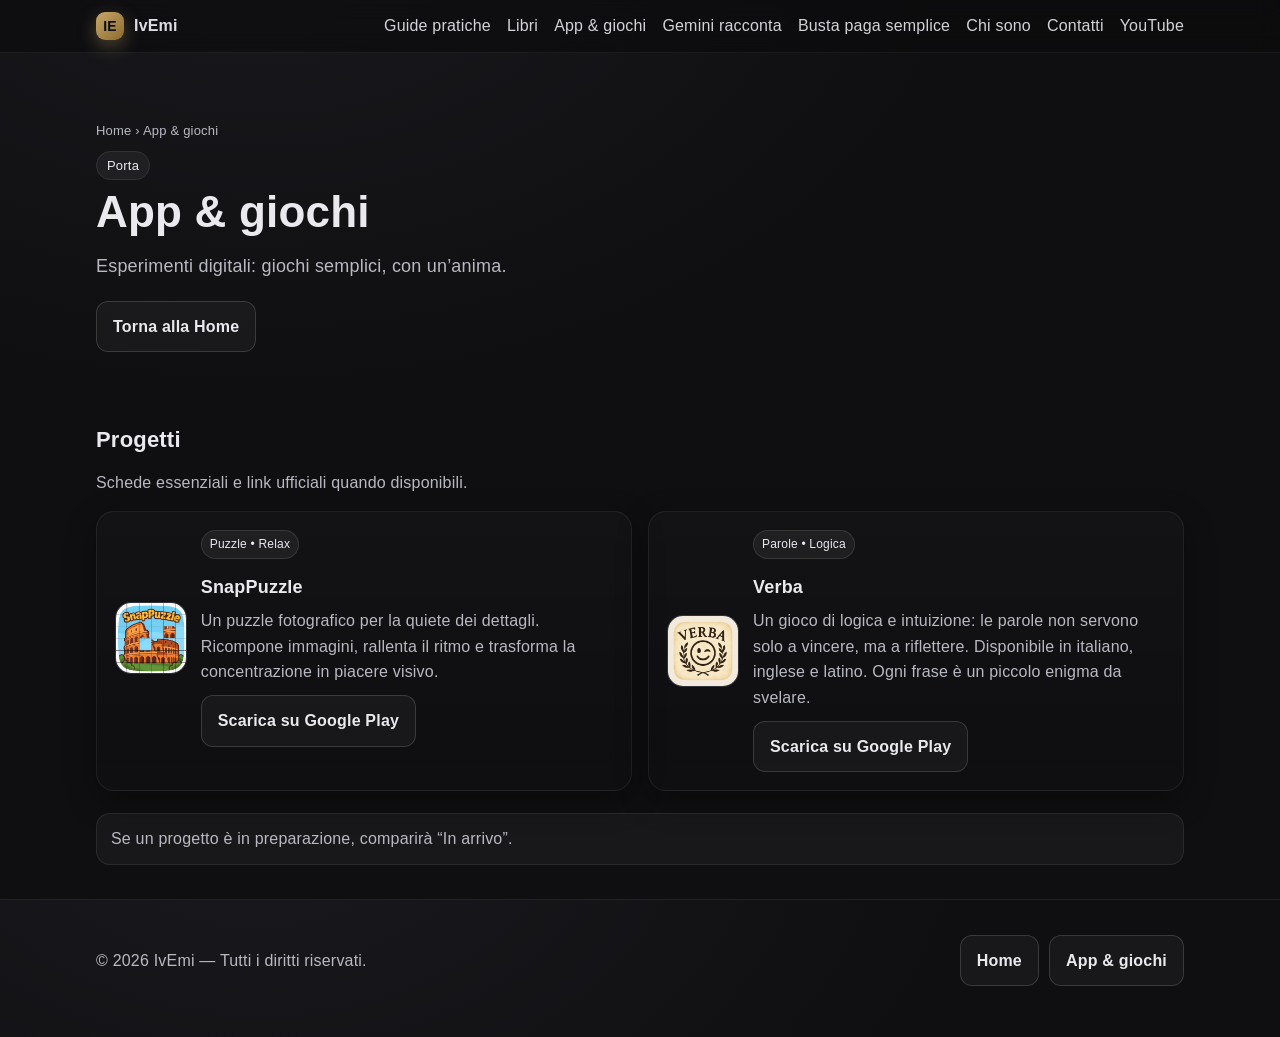
<file: app/index.html>
<!doctype html>
<html lang="it">
<head>
  <meta charset="utf-8" />
  <meta name="viewport" content="width=device-width, initial-scale=1" />
  <title>App & giochi — IvEmi</title>
  <meta name="description" content="App e giochi di IvEmi: esperimenti digitali e progetti pubblicati. Schede pulite e link ufficiali." />
  <meta name="robots" content="index,follow" />
  <link rel="canonical" href="https://ivemi.it/app/" />

  <meta property="og:type" content="website" />
  <meta property="og:title" content="App & giochi — IvEmi" />
  <meta property="og:description" content="Esperimenti digitali: giochi e app. Schede pulite e link ufficiali." />
  <meta property="og:url" content="https://ivemi.it/app/" />
  <meta property="og:image" content="/images/og-cover.jpg" />

  <link rel="stylesheet" href="/assets/site.css" />

  <!-- Cloudflare Web Analytics -->
  <script defer
    src="https://static.cloudflareinsights.com/beacon.min.js"
    data-cf-beacon='{"token":"9a0f47da96934f1984496ec485fa2b48"}'>
  </script>
  <!-- End Cloudflare Web Analytics -->
</head>

<body>
<header>
  <div class="nav">
    <div class="brand">
      <div class="brand-badge">IE</div>
      <a href="/">IvEmi</a>
    </div>
    <nav>
      <button class="menu-btn" aria-label="Apri menu" onclick="document.getElementById('navLinks').classList.toggle('open')">☰ Menu</button>
      <ul id="navLinks">
        <li><a href="/assistenza/">Guide pratiche</a></li>
        <li><a href="/libri/">Libri</a></li>
        <li><a href="/app/">App & giochi</a></li>
        <li><a href="/gemini-racconta/">Gemini racconta</a></li>
        <li><a href="/busta-paga-semplice/">Busta paga semplice</a></li>
        <li><a href="/#about">Chi sono</a></li>
        <li><a href="/#contact">Contatti</a></li>
        <li><a href="https://youtube.com/@emibaresi?si=-dRrx2M6Ek-qvJw4" target="_blank" rel="noopener" referrerpolicy="strict-origin-when-cross-origin">YouTube</a></li>
      </ul>
    </nav>
  </div>
</header>

<main class="container">
  <section class="hero">
    <div class="breadcrumb"><a href="/">Home</a> › App & giochi</div>
    <span class="tag">Porta</span>
    <h1>App & giochi</h1>
    <p class="section-sub">Esperimenti digitali: giochi semplici, con un’anima.</p>
    <div class="cta-row">
      <a class="btn" href="/">Torna alla Home</a>
    </div>
  </section>

  <section aria-labelledby="apps-title">
    <h2 id="apps-title" class="section-title">Progetti</h2>
    <p class="section-sub">Schede essenziali e link ufficiali quando disponibili.</p>
    <div id="apps-grid" class="grid" aria-live="polite"></div>
  </section>

  <div class="note" style="margin-top:14px">
    <p style="margin:0">
      Se un progetto è in preparazione, comparirà “In arrivo”.
    </p>
  </div>
</main>

<footer>
  <div class="container">
    <div style="display:flex;align-items:center;gap:10px;justify-content:space-between;flex-wrap:wrap">
      <p>© <span id="year"></span> IvEmi — Tutti i diritti riservati.</p>
      <div class="cta-row" style="margin:0">
        <a class="btn" href="/">Home</a>
        <a class="btn" href="/app/">App & giochi</a>
      </div>
    </div>
  </div>
</footer>

<script>
  document.getElementById('year').textContent = new Date().getFullYear();
  if (location.hostname === 'www.ivemi.it') {
    location.replace('https://ivemi.it' + location.pathname + location.search + location.hash);
  }
</script>

<script>
(async () => {
  const grid = document.getElementById('apps-grid');

  function normalizeList(json) {
    if (Array.isArray(json)) return json;
    if (json && Array.isArray(json.apps)) return json.apps;
    if (json && Array.isArray(json.items)) return json.items;
    return [];
  }

  function pickLink(a) {
    return (a.url || a.play || a.link || a.store || a.googlePlay || a.amazon || '').trim?.() || '';
  }

  function linkLabel(url) {
    const u = (url || '').toLowerCase();
    if (u.includes('play.google.com')) return 'Scarica su Google Play';
    if (u.includes('amazon.')) return 'Apri su Amazon';
    if (u.includes('apps.apple.com')) return 'Apri su App Store';
    return 'Apri link';
  }

  function safe(s) { return (s ?? '').toString(); }

  async function tryFetch(path) {
    const res = await fetch(path, { cache: 'no-store' });
    if (!res.ok) throw new Error('Fetch failed: ' + path);
    return res.json();
  }

  try {
    let data;
    try {
      data = await tryFetch('/data/apps.json');
    } catch (_) {
      data = await tryFetch('../data/apps.json');
    }

    const apps = normalizeList(data);

    if (!apps.length) {
      grid.innerHTML = '<p class="section-sub">Nessuna app trovata in <code>/data/apps.json</code>.</p>';
      return;
    }

    grid.innerHTML = apps.map(a => {
      const title = safe(a.title);
      const desc  = safe(a.desc);
      const badge = safe(a.badge);

      const icon = a.icon && a.icon.trim()
        ? `<img src="${a.icon}" alt="Icona di ${title}" style="width:72px;height:72px;object-fit:cover;border-radius:16px;border:1px solid rgba(255,255,255,.08);background:#202028" />`
        : `<div class="placeholder" aria-hidden="true">Icona</div>`;

      const url = pickLink(a);
      const btn = url
        ? `<a class="btn" href="${url}" target="_blank" rel="noopener" referrerpolicy="strict-origin-when-cross-origin">${linkLabel(url)}</a>`
        : `<span class="badge" title="Link non disponibile">In arrivo</span>`;

      return `
        <article class="card">
          <div class="item">
            ${icon}
            <div>
              <span class="badge">${badge}</span>
              <h3>${title}</h3>
              <p>${desc}</p>
              <div class="links">${btn}</div>
            </div>
          </div>
        </article>`;
    }).join('');
  } catch (e) {
    grid.innerHTML = '<p class="section-sub">Impossibile caricare le app. Controlla che esista <code>/data/apps.json</code>.</p>';
  }
})();
</script>
</body>
</html>
</file>
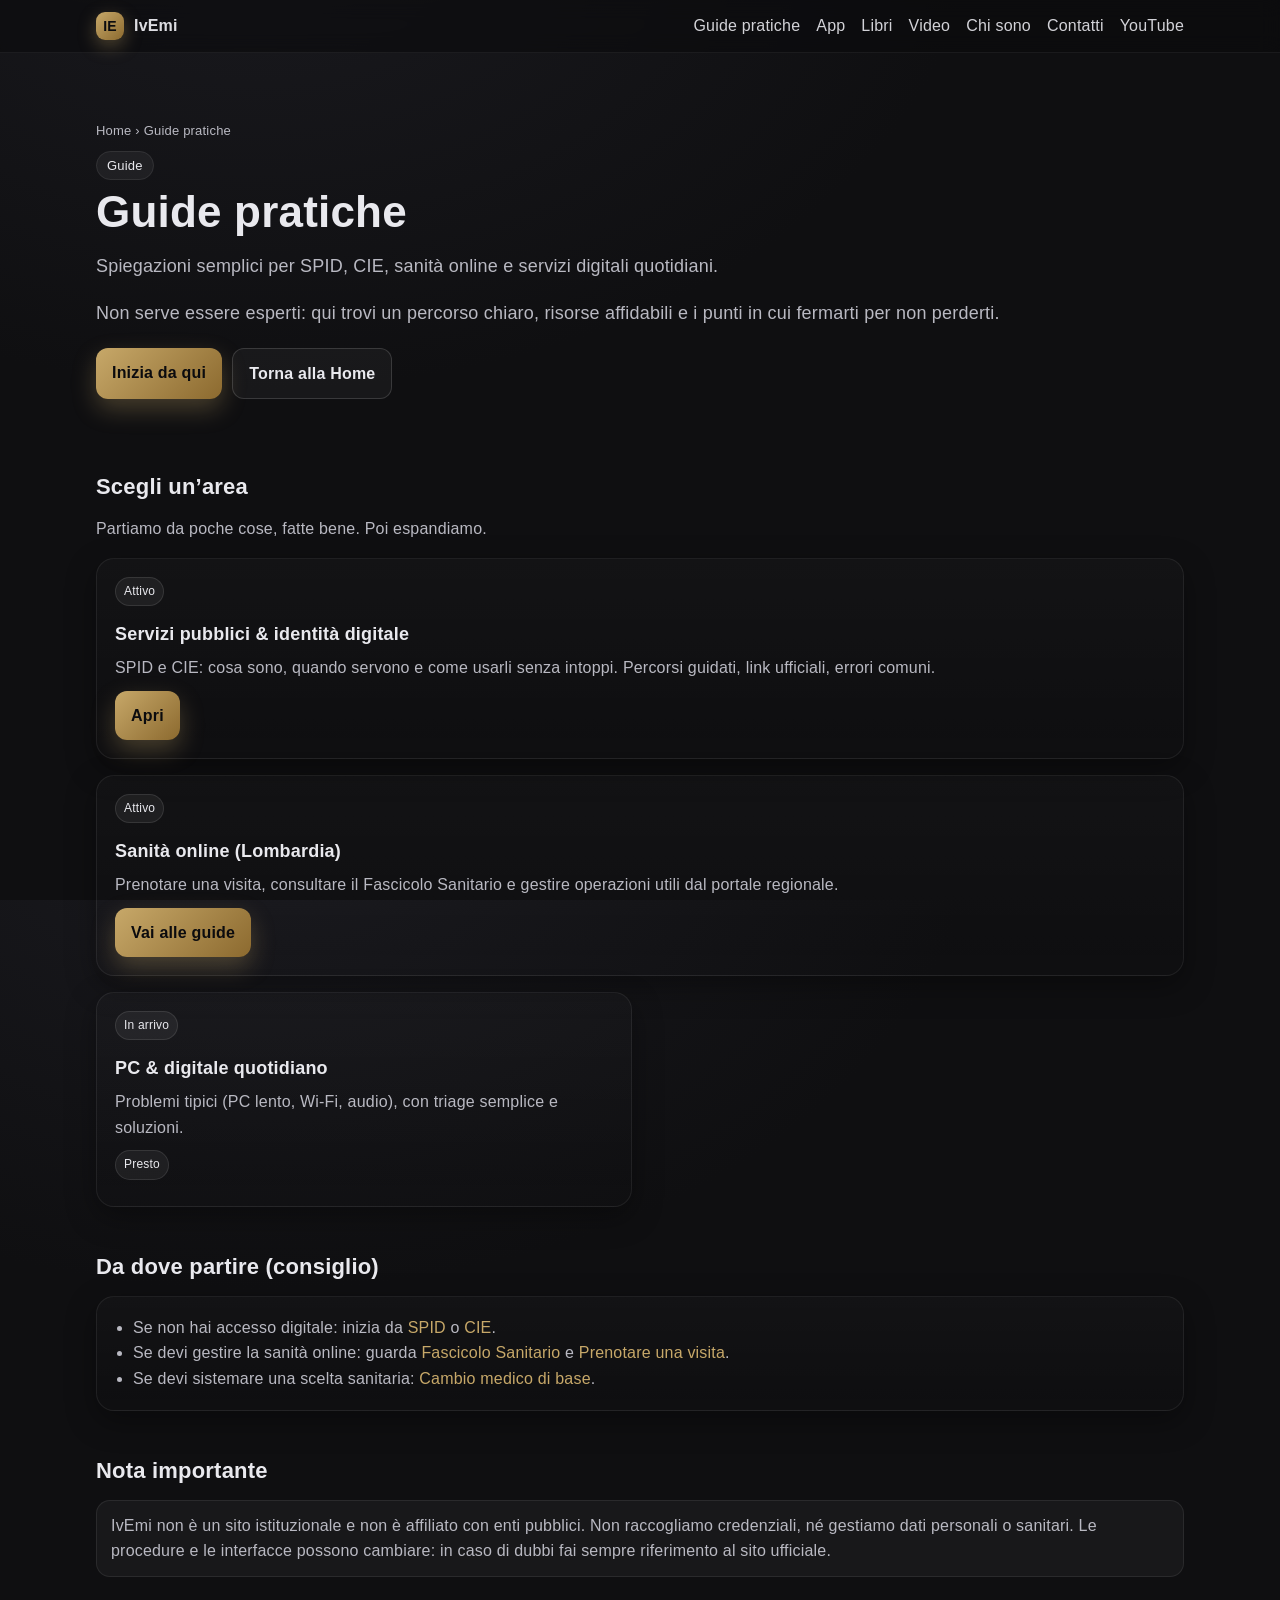
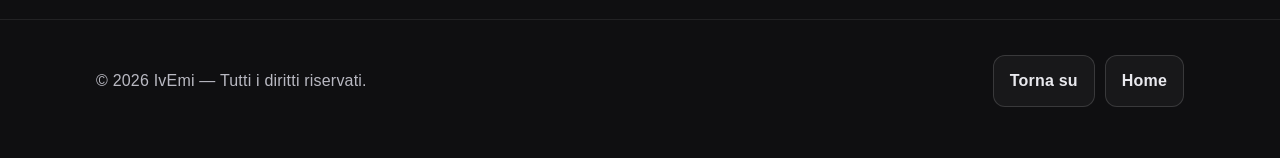
<file: assistenza/index.html>
<!doctype html>
<html lang="it">
<head>
  <meta charset="utf-8" />
  <meta name="viewport" content="width=device-width, initial-scale=1" />
  <title>Guide pratiche — IvEmi</title>
  <meta name="description" content="Guide pratiche: spiegazioni passo per passo per risolvere problemi reali online (SPID, CIE, sanità e servizi digitali quotidiani), con link ufficiali." />
  <meta name="robots" content="index,follow" />
  <link rel="canonical" href="https://ivemi.it/assistenza/" />

  <meta property="og:type" content="website" />
  <meta property="og:title" content="Guide pratiche — IvEmi" />
  <meta property="og:description" content="Spiegazioni semplici e chiare, passo per passo: SPID, CIE, sanità e servizi digitali, con link ufficiali." />
  <meta property="og:url" content="https://ivemi.it/assistenza/" />
  <meta property="og:image" content="/images/og-cover.jpg" />

  <link rel="stylesheet" href="/assets/site.css" />

  <!-- Cloudflare Web Analytics -->
  <script defer
    src="https://static.cloudflareinsights.com/beacon.min.js"
    data-cf-beacon='{"token":"9a0f47da96934f1984496ec485fa2b48"}'>
  </script>
  <!-- End Cloudflare Web Analytics -->
</head>

<body>
<header>
  <div class="nav">
    <div class="brand">
      <div class="brand-badge">IE</div>
      <a href="/">IvEmi</a>
    </div>
    <nav>
      <button class="menu-btn" aria-label="Apri menu" onclick="document.getElementById('navLinks').classList.toggle('open')">☰ Menu</button>
      <ul id="navLinks">
        <li><a href="/assistenza/">Guide pratiche</a></li>
        <li><a href="/#apps">App</a></li>
        <li><a href="/#books">Libri</a></li>
        <li><a href="/#videos">Video</a></li>
        <li><a href="/#about">Chi sono</a></li>
        <li><a href="/#contact">Contatti</a></li>
        <li><a href="https://youtube.com/@emibaresi?si=-dRrx2M6Ek-qvJw4" target="_blank" rel="noopener">YouTube</a></li>
      </ul>
    </nav>
  </div>
</header>

<main class="container">
  <section class="hero">
    <div class="breadcrumb"><a href="/">Home</a> › Guide pratiche</div>
    <span class="tag">Guide</span>
    <h1>Guide pratiche</h1>
    <p class="section-sub">Spiegazioni semplici per SPID, CIE, sanità online e servizi digitali quotidiani.</p>
    <p>Non serve essere esperti: qui trovi un percorso chiaro, risorse affidabili e i punti in cui fermarti per non perderti.</p>

    <div class="cta-row">
      <a class="btn primary" href="/assistenza/servizi-pubblici/">Inizia da qui</a>
      <a class="btn" href="/">Torna alla Home</a>
    </div>
  </section>

  <section aria-labelledby="aree-title">
    <h2 id="aree-title" class="section-title">Scegli un’area</h2>
    <p class="section-sub">Partiamo da poche cose, fatte bene. Poi espandiamo.</p>

    <div class="grid">
      <article class="card wide">
        <span class="badge">Attivo</span>
        <h3>Servizi pubblici & identità digitale</h3>
        <p>SPID e CIE: cosa sono, quando servono e come usarli senza intoppi. Percorsi guidati, link ufficiali, errori comuni.</p>
        <div class="links">
          <a class="btn primary" href="/assistenza/servizi-pubblici/">Apri</a>
        </div>
      </article>

      <article class="card wide">
        <span class="badge">Attivo</span>
        <h3>Sanità online (Lombardia)</h3>
        <p>Prenotare una visita, consultare il Fascicolo Sanitario e gestire operazioni utili dal portale regionale.</p>
        <div class="links">
          <a class="btn primary" href="/assistenza/servizi-pubblici/">Vai alle guide</a>
        </div>
      </article>

      <article class="card">
        <span class="badge">In arrivo</span>
        <h3>PC & digitale quotidiano</h3>
        <p>Problemi tipici (PC lento, Wi-Fi, audio), con triage semplice e soluzioni.</p>
        <div class="links">
          <span class="badge">Presto</span>
        </div>
      </article>
    </div>
  </section>

  <section aria-labelledby="start-title">
    <h2 id="start-title" class="section-title">Da dove partire (consiglio)</h2>
    <div class="card wide">
      <ul class="list">
        <li>Se non hai accesso digitale: inizia da <a href="/assistenza/servizi-pubblici/spid/">SPID</a> o <a href="/assistenza/servizi-pubblici/cie/">CIE</a>.</li>
        <li>Se devi gestire la sanità online: guarda <a href="/assistenza/servizi-pubblici/fascicolo-sanitario-elettronico/">Fascicolo Sanitario</a> e <a href="/assistenza/servizi-pubblici/prenotare-visita-lombardia/">Prenotare una visita</a>.</li>
        <li>Se devi sistemare una scelta sanitaria: <a href="/assistenza/servizi-pubblici/cambio-medico-di-base/">Cambio medico di base</a>.</li>
      </ul>
    </div>
  </section>

  <section aria-labelledby="note-title">
    <h2 id="note-title" class="section-title">Nota importante</h2>
    <div class="note">
      <p style="margin:0">
        IvEmi non è un sito istituzionale e non è affiliato con enti pubblici. Non raccogliamo credenziali, né gestiamo dati personali o sanitari.
        Le procedure e le interfacce possono cambiare: in caso di dubbi fai sempre riferimento al sito ufficiale.
      </p>
    </div>
  </section>
</main>

<footer>
  <div class="container">
    <div style="display:flex;align-items:center;gap:10px;justify-content:space-between;flex-wrap:wrap">
      <p>© <span id="year"></span> IvEmi — Tutti i diritti riservati.</p>
      <div class="cta-row" style="margin:0">
        <a class="btn" href="/assistenza/">Torna su</a>
        <a class="btn" href="/">Home</a>
      </div>
    </div>
  </div>
</footer>

<script>
  document.getElementById('year').textContent = new Date().getFullYear();
  if (location.hostname === 'www.ivemi.it') {
    location.replace('https://ivemi.it' + location.pathname + location.search + location.hash);
  }
</script>
</body>
      </html>
</file>
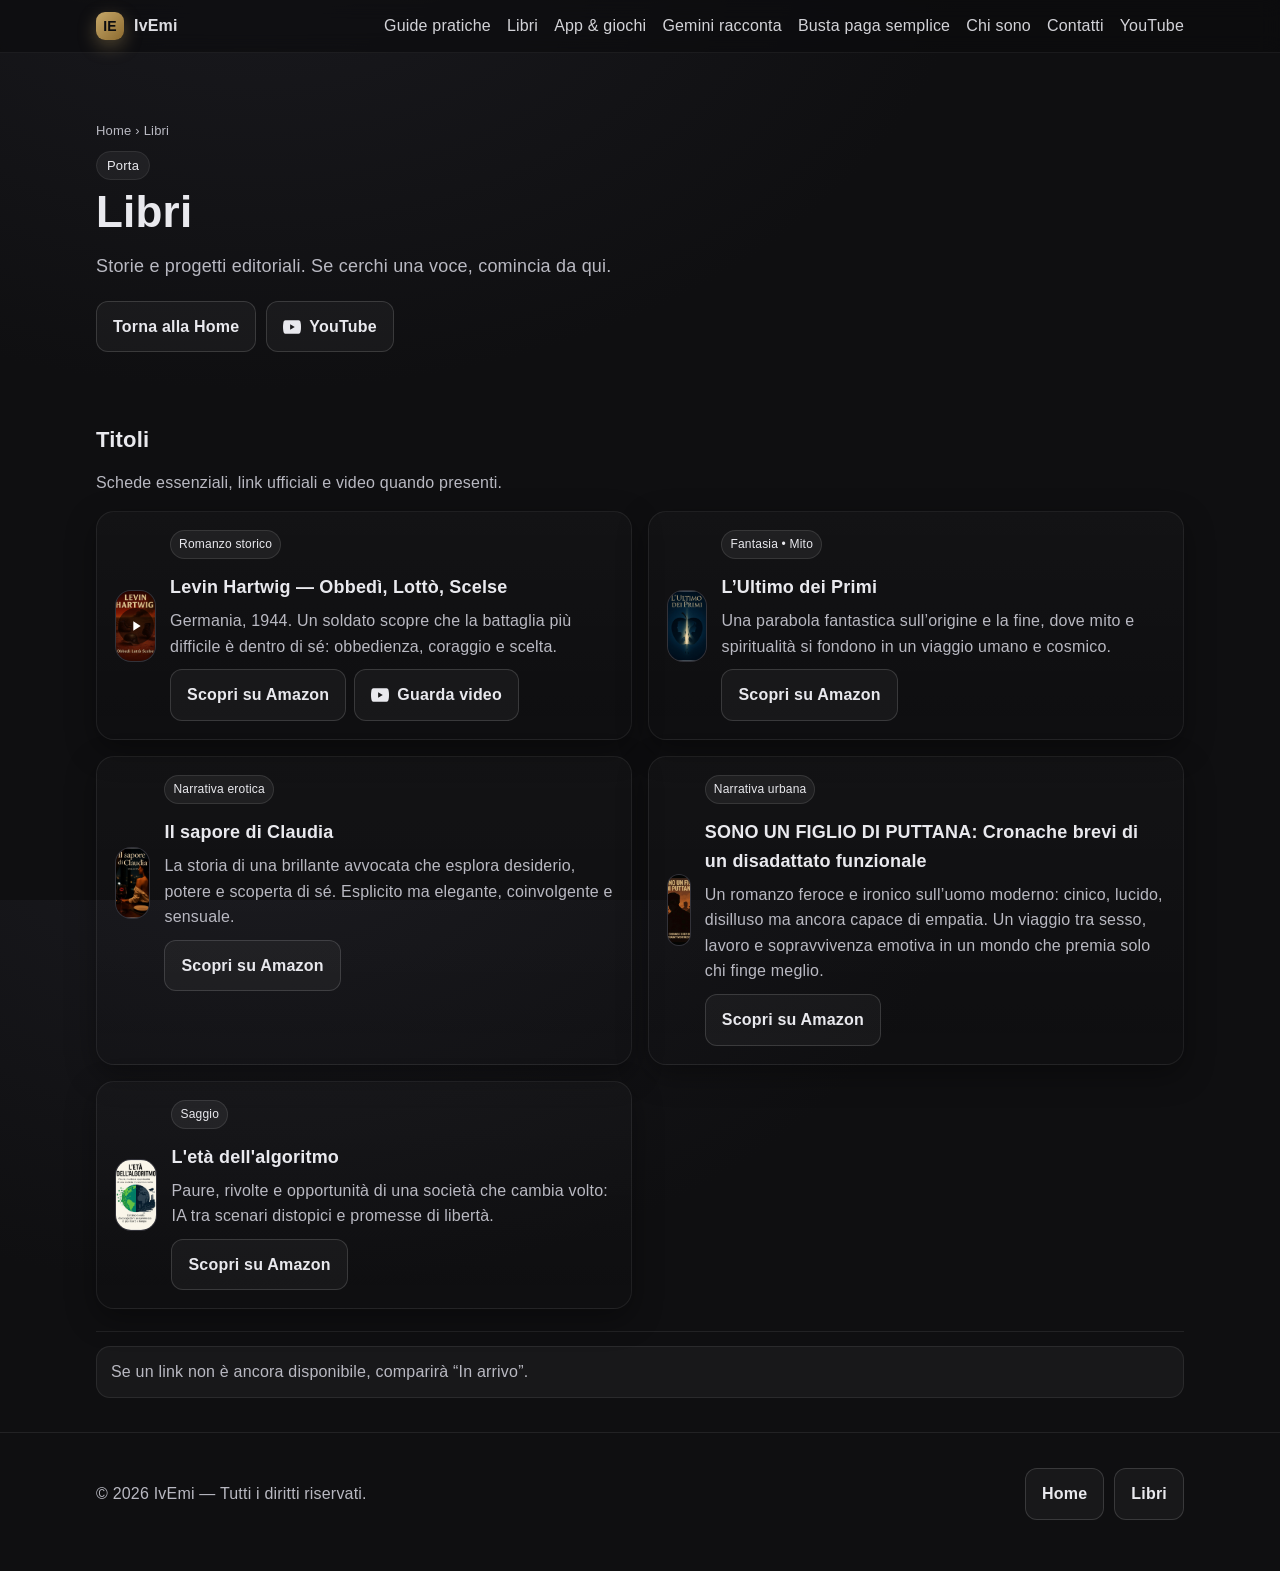
<file: libri/index.html>
<!doctype html>
<html lang="it">
<head>
  <meta charset="utf-8" />
  <meta name="viewport" content="width=device-width, initial-scale=1" />
  <title>Libri — IvEmi</title>
  <meta name="description" content="Libri di IvEmi: narrativa e progetti editoriali di Gemini. Schede pulite, link ufficiali e interviste video quando disponibili." />
  <meta name="robots" content="index,follow" />
  <link rel="canonical" href="https://ivemi.it/libri/" />

  <meta property="og:type" content="website" />
  <meta property="og:title" content="Libri — IvEmi" />
  <meta property="og:description" content="Narrativa e progetti editoriali di Gemini. Link ufficiali e interviste video quando disponibili." />
  <meta property="og:url" content="https://ivemi.it/libri/" />
  <meta property="og:image" content="/images/og-cover.jpg" />

  <link rel="stylesheet" href="/assets/site.css" />
<!-- Cloudflare Web Analytics -->
  <script defer
    src="https://static.cloudflareinsights.com/beacon.min.js"
    data-cf-beacon='{"token":"9a0f47da96934f1984496ec485fa2b48"}'>
  </script>
  <!-- End Cloudflare Web Analytics -->
  
</head>

<body>
<header>
  <div class="nav">
    <div class="brand">
      <div class="brand-badge">IE</div>
      <a href="/">IvEmi</a>
    </div>
    <nav>
      <button class="menu-btn" aria-label="Apri menu" onclick="document.getElementById('navLinks').classList.toggle('open')">☰ Menu</button>
      <ul id="navLinks">
        <li><a href="/assistenza/">Guide pratiche</a></li>
        <li><a href="/libri/">Libri</a></li>
        <li><a href="/app/">App & giochi</a></li>
        <li><a href="/gemini-racconta/">Gemini racconta</a></li>
        <li><a href="/busta-paga-semplice/">Busta paga semplice</a></li>
        <li><a href="/#about">Chi sono</a></li>
        <li><a href="/#contact">Contatti</a></li>
        <li><a href="https://youtube.com/@emibaresi?si=-dRrx2M6Ek-qvJw4" target="_blank" rel="noopener" referrerpolicy="strict-origin-when-cross-origin">YouTube</a></li>
      </ul>
    </nav>
  </div>
</header>

<main class="container">
  <section class="hero">
    <div class="breadcrumb">
      <a href="/">Home</a> › Libri
    </div>

    <span class="tag">Porta</span>
    <h1>Libri</h1>
    <p class="section-sub">Storie e progetti editoriali. Se cerchi una voce, comincia da qui.</p>

    <div class="cta-row">
      <a class="btn" href="/">Torna alla Home</a>
      <a class="btn icon" href="https://youtube.com/@emibaresi?si=-dRrx2M6Ek-qvJw4" target="_blank" rel="noopener" referrerpolicy="strict-origin-when-cross-origin" aria-label="Apri il canale YouTube">
        <svg viewBox="0 0 24 24" fill="currentColor" aria-hidden="true" style="width:18px;height:18px">
          <path d="M23.5 6.2a4.8 4.8 0 0 0-.8-2.2 3 3 0 0 0-2-.9C18.5 3 12 3 12 3s-6.5 0-8.7.1a3 3 0 0 0-2 .9 4.8 4.8 0 0 0-.8 2.2A36.4 36.4 0 0 0 0 12a36.4 36.4 0 0 0 .5 5.8c.1.8.4 1.5.8 2.2.5.6 1.2 1 2 .9C5.5 21 12 21 12 21s6.5 0 8.7-.1a3 3 0 0 0 2-.9c.4-.7.7-1.4.8-2.2.4-1.9.5-3.9.5-5.8 0-2-.1-4-.5-5.8Zm-14 9.4V8.4l6.2 3.6-6.2 3.6Z"/>
        </svg>
        YouTube
      </a>
    </div>
  </section>

  <section aria-labelledby="books-title">
    <h2 id="books-title" class="section-title">Titoli</h2>
    <p class="section-sub">Schede essenziali, link ufficiali e video quando presenti.</p>
    <div id="books-grid" class="grid" aria-live="polite"></div>
  </section>

  <hr class="hr" />
  <div class="note">
    <p style="margin:0">
      Se un link non è ancora disponibile, comparirà “In arrivo”.
    </p>
  </div>
</main>

<footer>
  <div class="container">
    <div style="display:flex;align-items:center;gap:10px;justify-content:space-between;flex-wrap:wrap">
      <p>© <span id="year"></span> IvEmi — Tutti i diritti riservati.</p>
      <div class="cta-row" style="margin:0">
        <a class="btn" href="/">Home</a>
        <a class="btn" href="/libri/">Libri</a>
      </div>
    </div>
  </div>
</footer>

<script>
  document.getElementById('year').textContent = new Date().getFullYear();
  if (location.hostname === 'www.ivemi.it') {
    location.replace('https://ivemi.it' + location.pathname + location.search + location.hash);
  }
</script>

<script>
(async () => {
  try {
    const booksRes = await fetch('/data/books.json', { cache: 'no-store' });
    if (!booksRes.ok) throw new Error('books.json not found');
    const books = await booksRes.json();
    const booksGrid = document.getElementById('books-grid');

    booksGrid.innerHTML = (Array.isArray(books) ? books : []).map(b => {
      const coverImg = b.cover && b.cover.trim()
        ? `<img src="${b.cover}" alt="Copertina di ${b.title}">`
        : `<div class="placeholder" aria-hidden="true">Copertina</div>`;

      const cover = b.video && b.video.trim()
        ? `<a class="thumb" href="${b.video}" target="_blank" rel="noopener" referrerpolicy="strict-origin-when-cross-origin" aria-label="Guarda su YouTube">
             ${coverImg}
             <span class="play-badge" aria-hidden="true">
               <svg viewBox="0 0 24 24"><path d="M8 5v14l11-7z"/></svg>
             </span>
           </a>`
        : `<div class="thumb" aria-hidden="false">${coverImg}</div>`;

      const amazonBtn = b.url && b.url.trim()
        ? `<a class="btn" href="${b.url}" target="_blank" rel="noopener" referrerpolicy="strict-origin-when-cross-origin">Scopri su Amazon</a>`
        : `<span class="badge" title="Link non disponibile">In arrivo</span>`;

      const videoBtn = b.video && b.video.trim()
        ? `<a class="btn icon" href="${b.video}" target="_blank" rel="noopener" referrerpolicy="strict-origin-when-cross-origin" aria-label="Guarda su YouTube">
             <svg viewBox="0 0 24 24" fill="currentColor" aria-hidden="true" style="width:18px;height:18px">
               <path d="M23.5 6.2a4.8 4.8 0 0 0-.8-2.2 3 3 0 0 0-2-.9C18.5 3 12 3 12 3s-6.5 0-8.7.1a3 3 0 0 0-2 .9 4.8 4.8 0 0 0-.8 2.2A36.4 36.4 0 0 0 0 12a36.4 36.4 0 0 0 .5 5.8c.1.8.4 1.5.8 2.2.5.6 1.2 1 2 .9C5.5 21 12 21 12 21s6.5 0 8.7-.1a3 3 0 0 0 2-.9c.4-.7.7-1.4.8-2.2.4-1.9.5-3.9.5-5.8 0-2-.1-4-.5-5.8Zm-14 9.4V8.4l6.2 3.6-6.2 3.6Z"/>
             </svg>
             Guarda video
           </a>`
        : '';

      return `
        <article class="card">
          <div class="item">
            ${cover}
            <div>
              <span class="badge">${b.badge || ''}</span>
              <h3>${b.title || ''}</h3>
              <p>${b.desc || ''}</p>
              <div class="links">${amazonBtn}${videoBtn ? ' ' + videoBtn : ''}</div>
            </div>
          </div>
        </article>`;
    }).join('');
  } catch (e) {
    document.getElementById('books-grid').innerHTML = '<p class="section-sub">Impossibile caricare i libri.</p>';
  }
})();
</script>
</body>
</html>
</file>
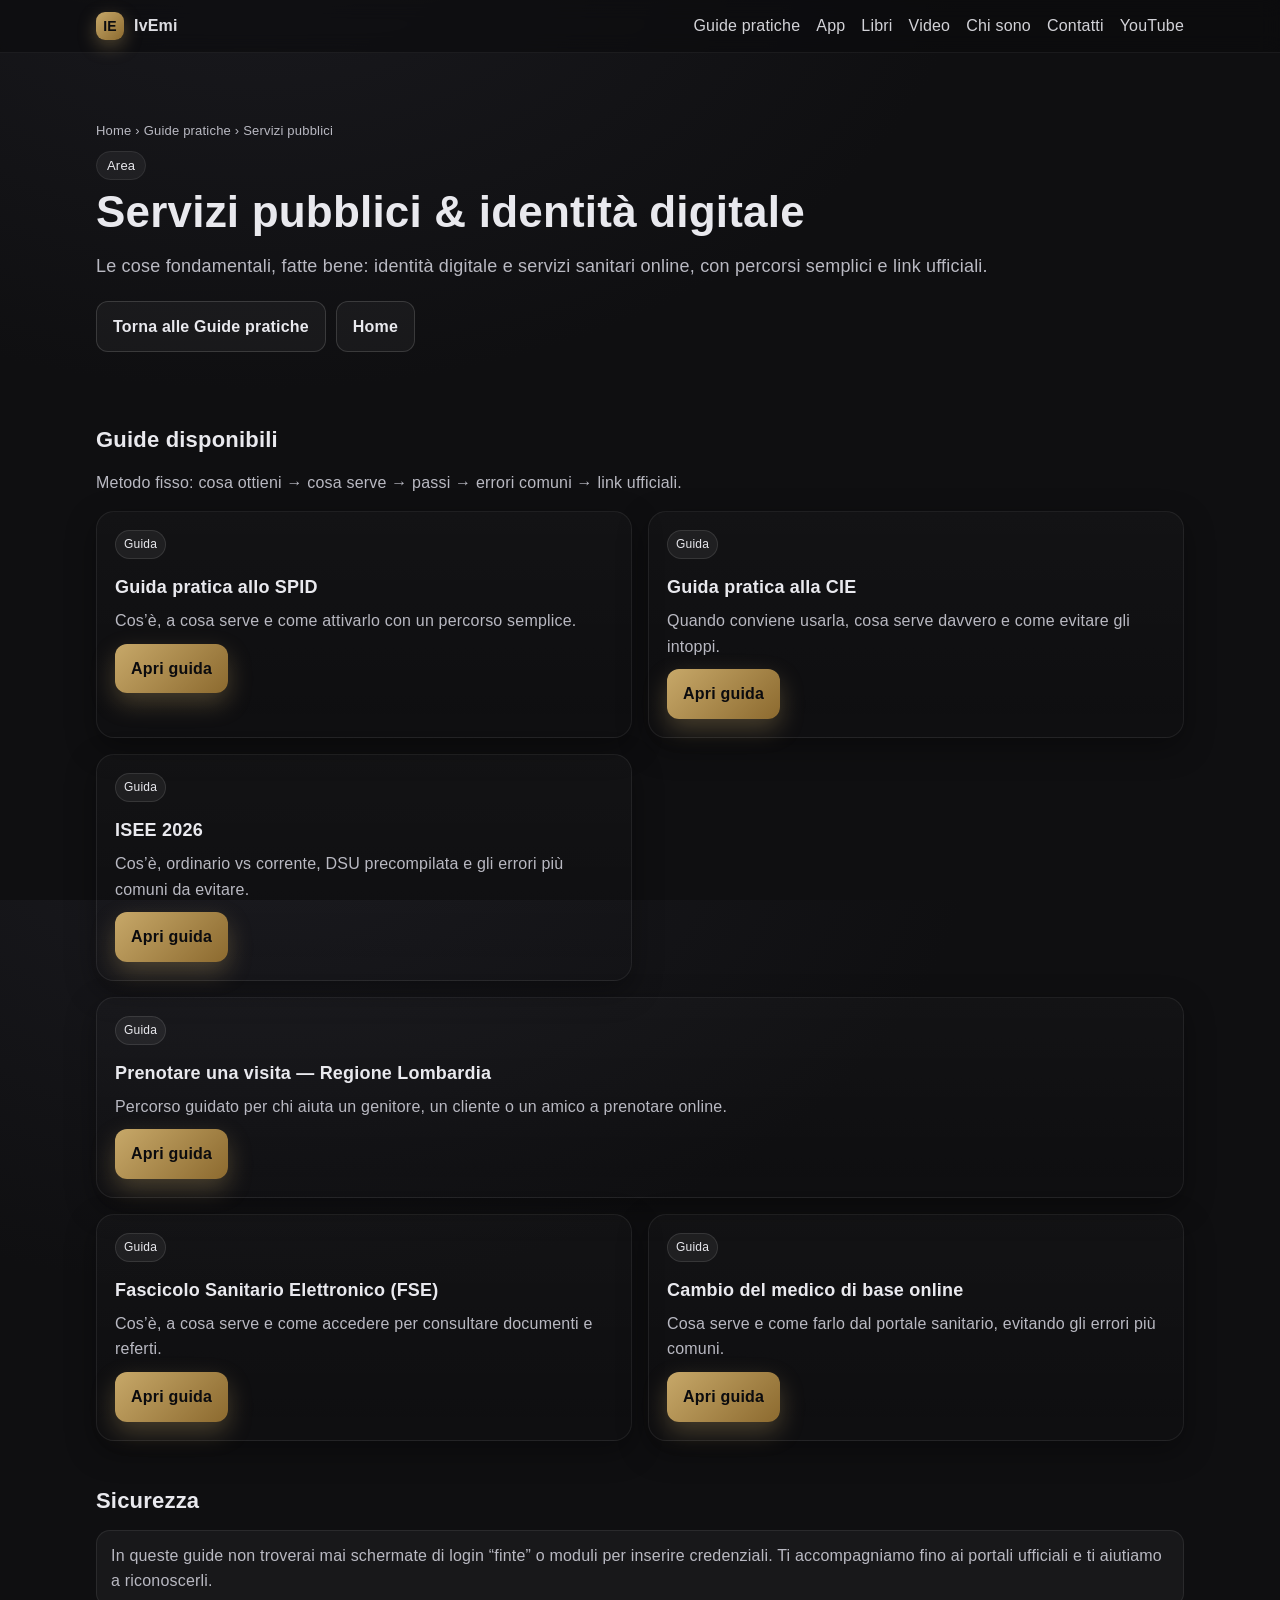
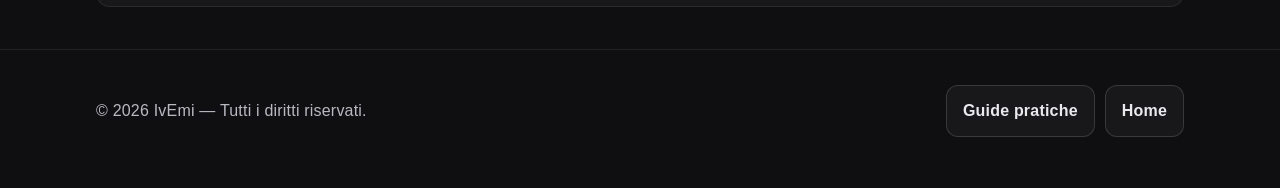
<file: assistenza/servizi-pubblici/index.html>
<!doctype html>
<html lang="it">
<head>
  <meta charset="utf-8" />
  <meta name="viewport" content="width=device-width, initial-scale=1" />
  <title>Servizi pubblici — Guide pratiche</title>
  <meta name="description" content="SPID, CIE, ISEE 2026, Fascicolo Sanitario Elettronico e servizi sanitari online: guide pratiche passo per passo con link ufficiali." />
  <meta name="robots" content="index,follow" />
  <link rel="canonical" href="https://ivemi.it/assistenza/servizi-pubblici/" />

  <meta property="og:type" content="website" />
  <meta property="og:title" content="Servizi pubblici — Guide pratiche" />
  <meta property="og:description" content="SPID, CIE, ISEE 2026, FSE e servizi sanitari online: spiegazioni semplici, passo per passo, con link ufficiali." />
  <meta property="og:url" content="https://ivemi.it/assistenza/servizi-pubblici/" />
  <meta property="og:image" content="/images/og-cover.jpg" />

  <link rel="stylesheet" href="/assets/site.css" />

  <!-- Cloudflare Web Analytics -->
  <script defer
    src="https://static.cloudflareinsights.com/beacon.min.js"
    data-cf-beacon='{"token":"9a0f47da96934f1984496ec485fa2b48"}'>
  </script>
  <!-- End Cloudflare Web Analytics -->
</head>

<body>
<header>
  <div class="nav">
    <div class="brand">
      <div class="brand-badge">IE</div>
      <a href="/">IvEmi</a>
    </div>
    <nav>
      <button class="menu-btn" aria-label="Apri menu" onclick="document.getElementById('navLinks').classList.toggle('open')">☰ Menu</button>
      <ul id="navLinks">
        <li><a href="/assistenza/">Guide pratiche</a></li>
        <li><a href="/#apps">App</a></li>
        <li><a href="/#books">Libri</a></li>
        <li><a href="/#videos">Video</a></li>
        <li><a href="/#about">Chi sono</a></li>
        <li><a href="/#contact">Contatti</a></li>
        <li><a href="https://youtube.com/@emibaresi?si=-dRrx2M6Ek-qvJw4" target="_blank" rel="noopener">YouTube</a></li>
      </ul>
    </nav>
  </div>
</header>

<main class="container">
  <section class="hero">
    <div class="breadcrumb">
      <a href="/">Home</a> ›
      <a href="/assistenza/">Guide pratiche</a> ›
      Servizi pubblici
    </div>

    <span class="tag">Area</span>
    <h1>Servizi pubblici & identità digitale</h1>
    <p class="section-sub">Le cose fondamentali, fatte bene: identità digitale e servizi sanitari online, con percorsi semplici e link ufficiali.</p>

    <div class="cta-row">
      <a class="btn" href="/assistenza/">Torna alle Guide pratiche</a>
      <a class="btn" href="/">Home</a>
    </div>
  </section>

  <section aria-labelledby="guide-title">
    <h2 id="guide-title" class="section-title">Guide disponibili</h2>
    <p class="section-sub">Metodo fisso: cosa ottieni → cosa serve → passi → errori comuni → link ufficiali.</p>

    <div class="grid">
      <article class="card">
        <span class="badge">Guida</span>
        <h3>Guida pratica allo SPID</h3>
        <p>Cos’è, a cosa serve e come attivarlo con un percorso semplice.</p>
        <div class="links">
          <a class="btn primary" href="/assistenza/servizi-pubblici/spid/">Apri guida</a>
        </div>
      </article>

      <article class="card">
        <span class="badge">Guida</span>
        <h3>Guida pratica alla CIE</h3>
        <p>Quando conviene usarla, cosa serve davvero e come evitare gli intoppi.</p>
        <div class="links">
          <a class="btn primary" href="/assistenza/servizi-pubblici/cie/">Apri guida</a>
        </div>
      </article>

      <article class="card">
        <span class="badge">Guida</span>
        <h3>ISEE 2026</h3>
        <p>Cos’è, ordinario vs corrente, DSU precompilata e gli errori più comuni da evitare.</p>
        <div class="links">
          <a class="btn primary" href="/assistenza/servizi-pubblici/isee-2026/">Apri guida</a>
        </div>
      </article>

      <article class="card wide">
        <span class="badge">Guida</span>
        <h3>Prenotare una visita — Regione Lombardia</h3>
        <p>Percorso guidato per chi aiuta un genitore, un cliente o un amico a prenotare online.</p>
        <div class="links">
          <a class="btn primary" href="/assistenza/servizi-pubblici/prenotare-visita-lombardia/">Apri guida</a>
        </div>
      </article>

      <article class="card">
        <span class="badge">Guida</span>
        <h3>Fascicolo Sanitario Elettronico (FSE)</h3>
        <p>Cos’è, a cosa serve e come accedere per consultare documenti e referti.</p>
        <div class="links">
          <a class="btn primary" href="/assistenza/servizi-pubblici/fascicolo-sanitario-elettronico/">Apri guida</a>
        </div>
      </article>

      <article class="card">
        <span class="badge">Guida</span>
        <h3>Cambio del medico di base online</h3>
        <p>Cosa serve e come farlo dal portale sanitario, evitando gli errori più comuni.</p>
        <div class="links">
          <a class="btn primary" href="/assistenza/servizi-pubblici/cambio-medico-di-base/">Apri guida</a>
        </div>
      </article>
    </div>
  </section>

  <section aria-labelledby="safe-title">
    <h2 id="safe-title" class="section-title">Sicurezza</h2>
    <div class="note">
      <p style="margin:0">
        In queste guide non troverai mai schermate di login “finte” o moduli per inserire credenziali.
        Ti accompagniamo fino ai portali ufficiali e ti aiutiamo a riconoscerli.
      </p>
    </div>
  </section>
</main>

<footer>
  <div class="container">
    <div style="display:flex;align-items:center;gap:10px;justify-content:space-between;flex-wrap:wrap">
      <p>© <span id="year"></span> IvEmi — Tutti i diritti riservati.</p>
      <div class="cta-row" style="margin:0">
        <a class="btn" href="/assistenza/">Guide pratiche</a>
        <a class="btn" href="/">Home</a>
      </div>
    </div>
  </div>
</footer>

<script>
  document.getElementById('year').textContent = new Date().getFullYear();
  if (location.hostname === 'www.ivemi.it') {
    location.replace('https://ivemi.it' + location.pathname + location.search + location.hash);
  }
</script>
</body>
</html>
</file>
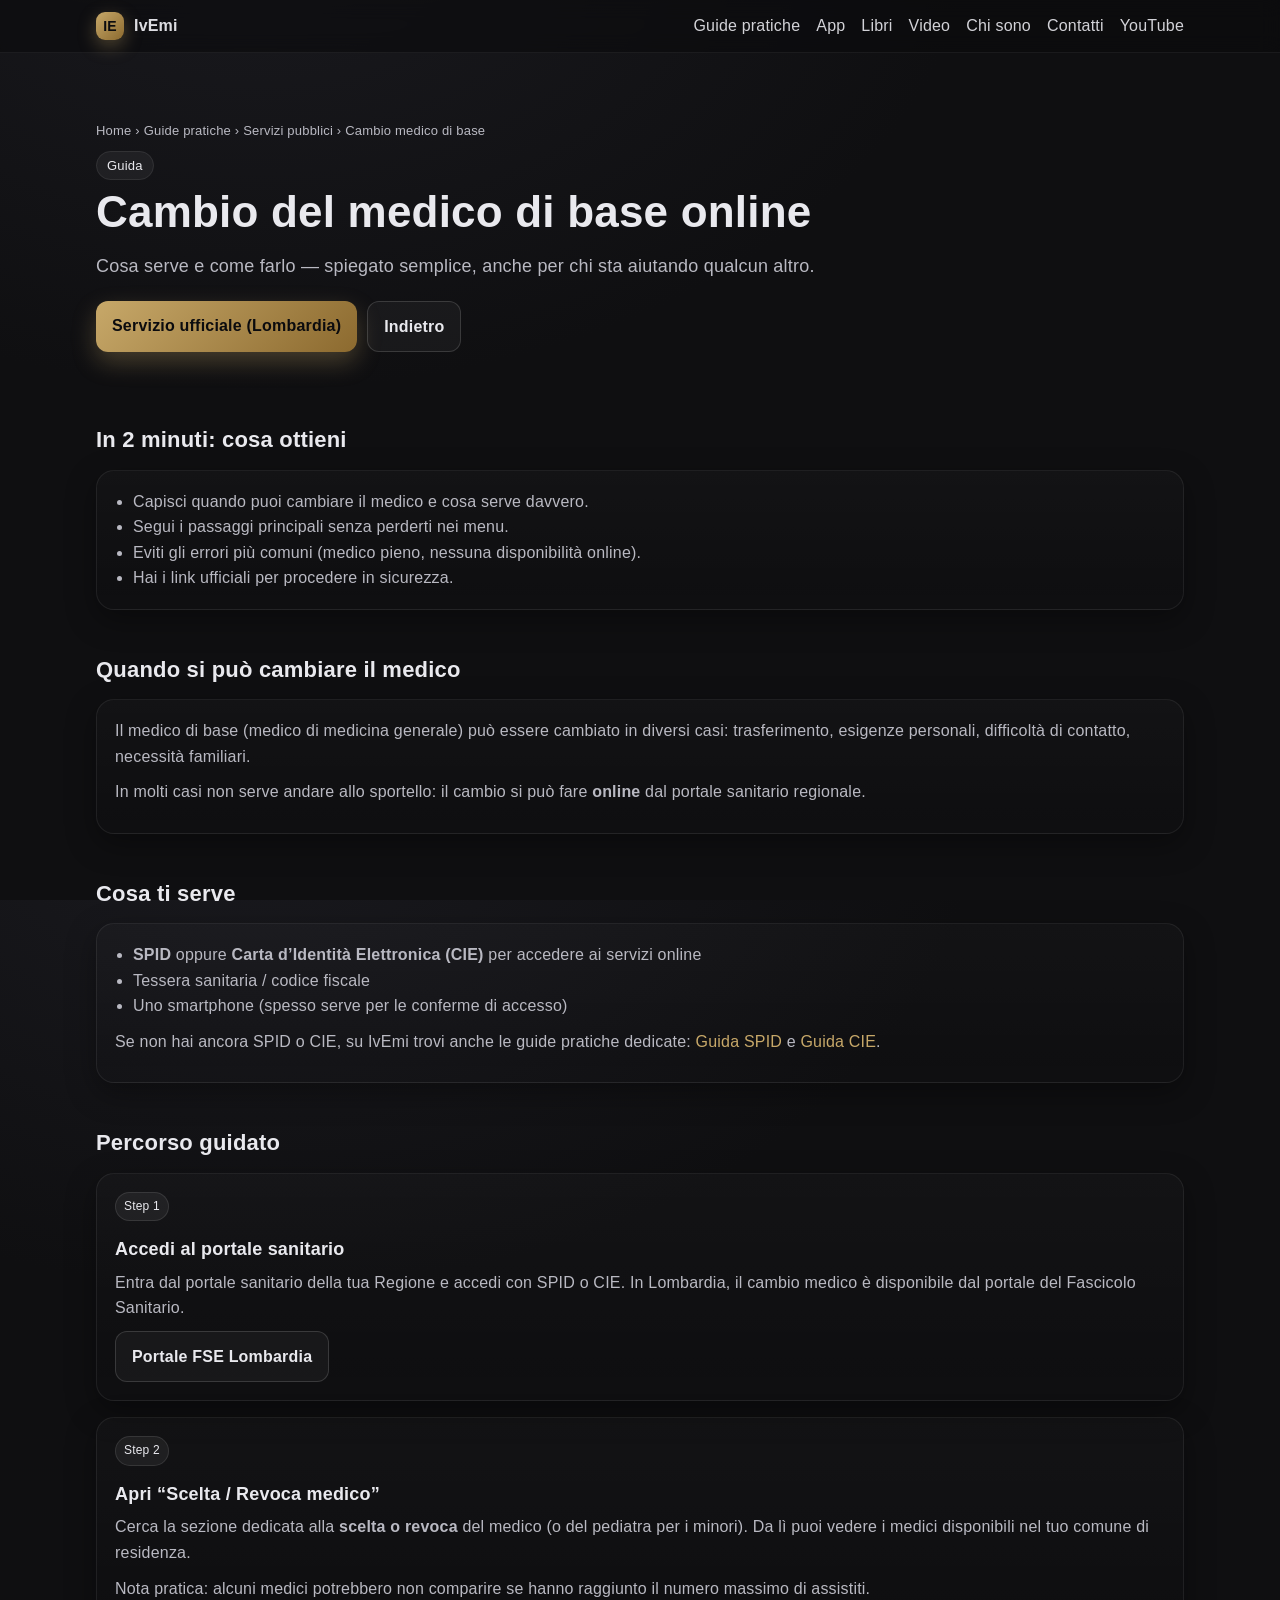
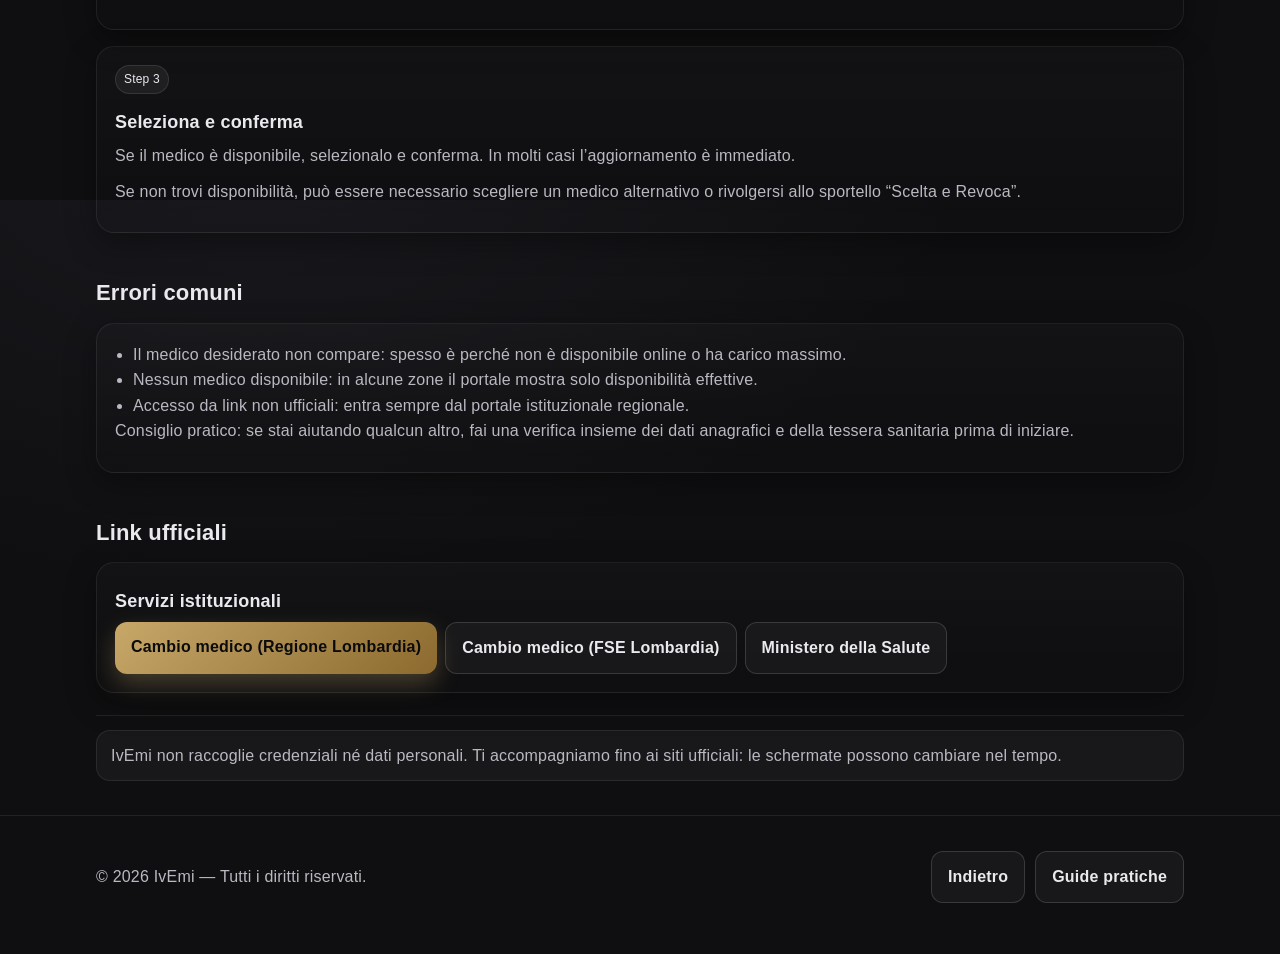
<file: assistenza/servizi-pubblici/cambio-medico-di-base/index.html>
<!doctype html>
<html lang="it">
<head>
  <meta charset="utf-8" />
  <meta name="viewport" content="width=device-width, initial-scale=1" />
  <title>Cambio del medico di base online — IvEmi</title>
  <meta name="description" content="Guida pratica per cambiare il medico di base online: cosa serve, dove farlo e cosa fare se il medico è pieno. Utile anche se stai aiutando qualcun altro." />
  <meta name="robots" content="index,follow" />
  <link rel="canonical" href="https://ivemi.it/assistenza/servizi-pubblici/cambio-medico-di-base/" />

  <meta property="og:type" content="website" />
  <meta property="og:title" content="Cambio del medico di base online — IvEmi" />
  <meta property="og:description" content="Spiegazione semplice: requisiti, passaggi principali e problemi frequenti (medico pieno, nessuna disponibilità)." />
  <meta property="og:url" content="https://ivemi.it/assistenza/servizi-pubblici/cambio-medico-di-base/" />
  <meta property="og:image" content="/images/og-cover.jpg" />

  <link rel="stylesheet" href="/assets/site.css" />
  <!-- Cloudflare Web Analytics -->
  <script defer
    src="https://static.cloudflareinsights.com/beacon.min.js"
    data-cf-beacon='{"token":"9a0f47da96934f1984496ec485fa2b48"}'>
  </script>
  <!-- End Cloudflare Web Analytics -->
</head>

<body>
<header>
  <div class="nav">
    <div class="brand"><div class="brand-badge">IE</div><a href="/">IvEmi</a></div>
    <nav>
      <button class="menu-btn" aria-label="Apri menu" onclick="document.getElementById('navLinks').classList.toggle('open')">☰ Menu</button>
      <ul id="navLinks">
        <li><a href="/assistenza/">Guide pratiche</a></li>
        <li><a href="/#apps">App</a></li>
        <li><a href="/#books">Libri</a></li>
        <li><a href="/#videos">Video</a></li>
        <li><a href="/#about">Chi sono</a></li>
        <li><a href="/#contact">Contatti</a></li>
        <li><a href="https://youtube.com/@emibaresi?si=-dRrx2M6Ek-qvJw4" target="_blank" rel="noopener">YouTube</a></li>
      </ul>
    </nav>
  </div>
</header>

<main class="container">
  <section class="hero">
    <div class="breadcrumb">
      <a href="/">Home</a> ›
      <a href="/assistenza/">Guide pratiche</a> ›
      <a href="/assistenza/servizi-pubblici/">Servizi pubblici</a> ›
      Cambio medico di base
    </div>

    <span class="tag">Guida</span>
    <h1>Cambio del medico di base online</h1>
    <p class="section-sub">Cosa serve e come farlo — spiegato semplice, anche per chi sta aiutando qualcun altro.</p>

    <div class="cta-row">
      <a class="btn primary" href="https://www.regione.lombardia.it/wps/portal/istituzionale/HP/DettaglioServizio/servizi-e-informazioni/Cittadini/salute-e-prevenzione/come-accedere-ai-servizi-sanitari-online/cambio-medico/cambio-medico" target="_blank" rel="noopener" referrerpolicy="strict-origin-when-cross-origin">Servizio ufficiale (Lombardia)</a>
      <a class="btn" href="/assistenza/servizi-pubblici/">Indietro</a>
    </div>
  </section>

  <section aria-labelledby="quick-title">
    <h2 id="quick-title" class="section-title">In 2 minuti: cosa ottieni</h2>
    <div class="card wide">
      <ul class="list">
        <li>Capisci quando puoi cambiare il medico e cosa serve davvero.</li>
        <li>Segui i passaggi principali senza perderti nei menu.</li>
        <li>Eviti gli errori più comuni (medico pieno, nessuna disponibilità online).</li>
        <li>Hai i link ufficiali per procedere in sicurezza.</li>
      </ul>
    </div>
  </section>

  <section aria-labelledby="what-title">
    <h2 id="what-title" class="section-title">Quando si può cambiare il medico</h2>
    <div class="card wide">
      <p>
        Il medico di base (medico di medicina generale) può essere cambiato in diversi casi: trasferimento, esigenze personali,
        difficoltà di contatto, necessità familiari.
      </p>
      <p class="section-sub">
        In molti casi non serve andare allo sportello: il cambio si può fare <strong>online</strong> dal portale sanitario regionale.
      </p>
    </div>
  </section>

  <section aria-labelledby="need-title">
    <h2 id="need-title" class="section-title">Cosa ti serve</h2>
    <div class="card wide">
      <ul class="list">
        <li><strong>SPID</strong> oppure <strong>Carta d’Identità Elettronica (CIE)</strong> per accedere ai servizi online</li>
        <li>Tessera sanitaria / codice fiscale</li>
        <li>Uno smartphone (spesso serve per le conferme di accesso)</li>
      </ul>
      <p class="section-sub" style="margin-top:10px">
        Se non hai ancora SPID o CIE, su IvEmi trovi anche le guide pratiche dedicate:
        <a href="/assistenza/servizi-pubblici/spid/">Guida SPID</a> e
        <a href="/assistenza/servizi-pubblici/cie/">Guida CIE</a>.
      </p>
    </div>
  </section>

  <section aria-labelledby="steps-title">
    <h2 id="steps-title" class="section-title">Percorso guidato</h2>

    <div class="grid">
      <article class="card wide">
        <span class="badge">Step 1</span>
        <h3>Accedi al portale sanitario</h3>
        <p>
          Entra dal portale sanitario della tua Regione e accedi con SPID o CIE. In Lombardia, il cambio medico è disponibile
          dal portale del Fascicolo Sanitario.
        </p>
        <div class="links">
          <a class="btn" href="https://www.fascicolosanitario.regione.lombardia.it/" target="_blank" rel="noopener" referrerpolicy="strict-origin-when-cross-origin">Portale FSE Lombardia</a>
        </div>
      </article>

      <article class="card wide">
        <span class="badge">Step 2</span>
        <h3>Apri “Scelta / Revoca medico”</h3>
        <p>
          Cerca la sezione dedicata alla <strong>scelta o revoca</strong> del medico (o del pediatra per i minori).
          Da lì puoi vedere i medici disponibili nel tuo comune di residenza.
        </p>
        <p class="section-sub">
          Nota pratica: alcuni medici potrebbero non comparire se hanno raggiunto il numero massimo di assistiti.
        </p>
      </article>

      <article class="card wide">
        <span class="badge">Step 3</span>
        <h3>Seleziona e conferma</h3>
        <p>
          Se il medico è disponibile, selezionalo e conferma. In molti casi l’aggiornamento è immediato.
        </p>
        <p class="section-sub">
          Se non trovi disponibilità, può essere necessario scegliere un medico alternativo o rivolgersi allo sportello “Scelta e Revoca”.
        </p>
      </article>
    </div>
  </section>

  <section aria-labelledby="errors-title">
    <h2 id="errors-title" class="section-title">Errori comuni</h2>
    <div class="card wide">
      <ul class="list">
        <li>Il medico desiderato non compare: spesso è perché non è disponibile online o ha carico massimo.</li>
        <li>Nessun medico disponibile: in alcune zone il portale mostra solo disponibilità effettive.</li>
        <li>Accesso da link non ufficiali: entra sempre dal portale istituzionale regionale.</li>
      </ul>
      <p class="section-sub">
        Consiglio pratico: se stai aiutando qualcun altro, fai una verifica insieme dei dati anagrafici e della tessera sanitaria prima di iniziare.
      </p>
    </div>
  </section>

  <section aria-labelledby="official-title">
    <h2 id="official-title" class="section-title">Link ufficiali</h2>
    <div class="grid">
      <article class="card wide">
        <h3>Servizi istituzionali</h3>
        <div class="links">
          <a class="btn primary" href="https://www.regione.lombardia.it/wps/portal/istituzionale/HP/DettaglioServizio/servizi-e-informazioni/Cittadini/salute-e-prevenzione/come-accedere-ai-servizi-sanitari-online/cambio-medico/cambio-medico" target="_blank" rel="noopener" referrerpolicy="strict-origin-when-cross-origin">Cambio medico (Regione Lombardia)</a>
          <a class="btn" href="https://www.fascicolosanitario.regione.lombardia.it/cambio-medico" target="_blank" rel="noopener" referrerpolicy="strict-origin-when-cross-origin">Cambio medico (FSE Lombardia)</a>
          <a class="btn" href="https://www.salute.gov.it/" target="_blank" rel="noopener" referrerpolicy="strict-origin-when-cross-origin">Ministero della Salute</a>
        </div>
      </article>
    </div>
  </section>

  <hr class="hr" />
  <div class="note">
    <p style="margin:0">
      IvEmi non raccoglie credenziali né dati personali.
      Ti accompagniamo fino ai siti ufficiali: le schermate possono cambiare nel tempo.
    </p>
  </div>
</main>

<footer>
  <div class="container">
    <div style="display:flex;align-items:center;gap:10px;justify-content:space-between;flex-wrap:wrap">
      <p>© <span id="year"></span> IvEmi — Tutti i diritti riservati.</p>
      <div class="cta-row" style="margin:0">
        <a class="btn" href="/assistenza/servizi-pubblici/">Indietro</a>
        <a class="btn" href="/assistenza/">Guide pratiche</a>
      </div>
    </div>
  </div>
</footer>

<script>
  document.getElementById('year').textContent = new Date().getFullYear();
  if (location.hostname === 'www.ivemi.it') {
    location.replace('https://ivemi.it' + location.pathname + location.search + location.hash);
  }
</script>
</body>
  </html>
</file>
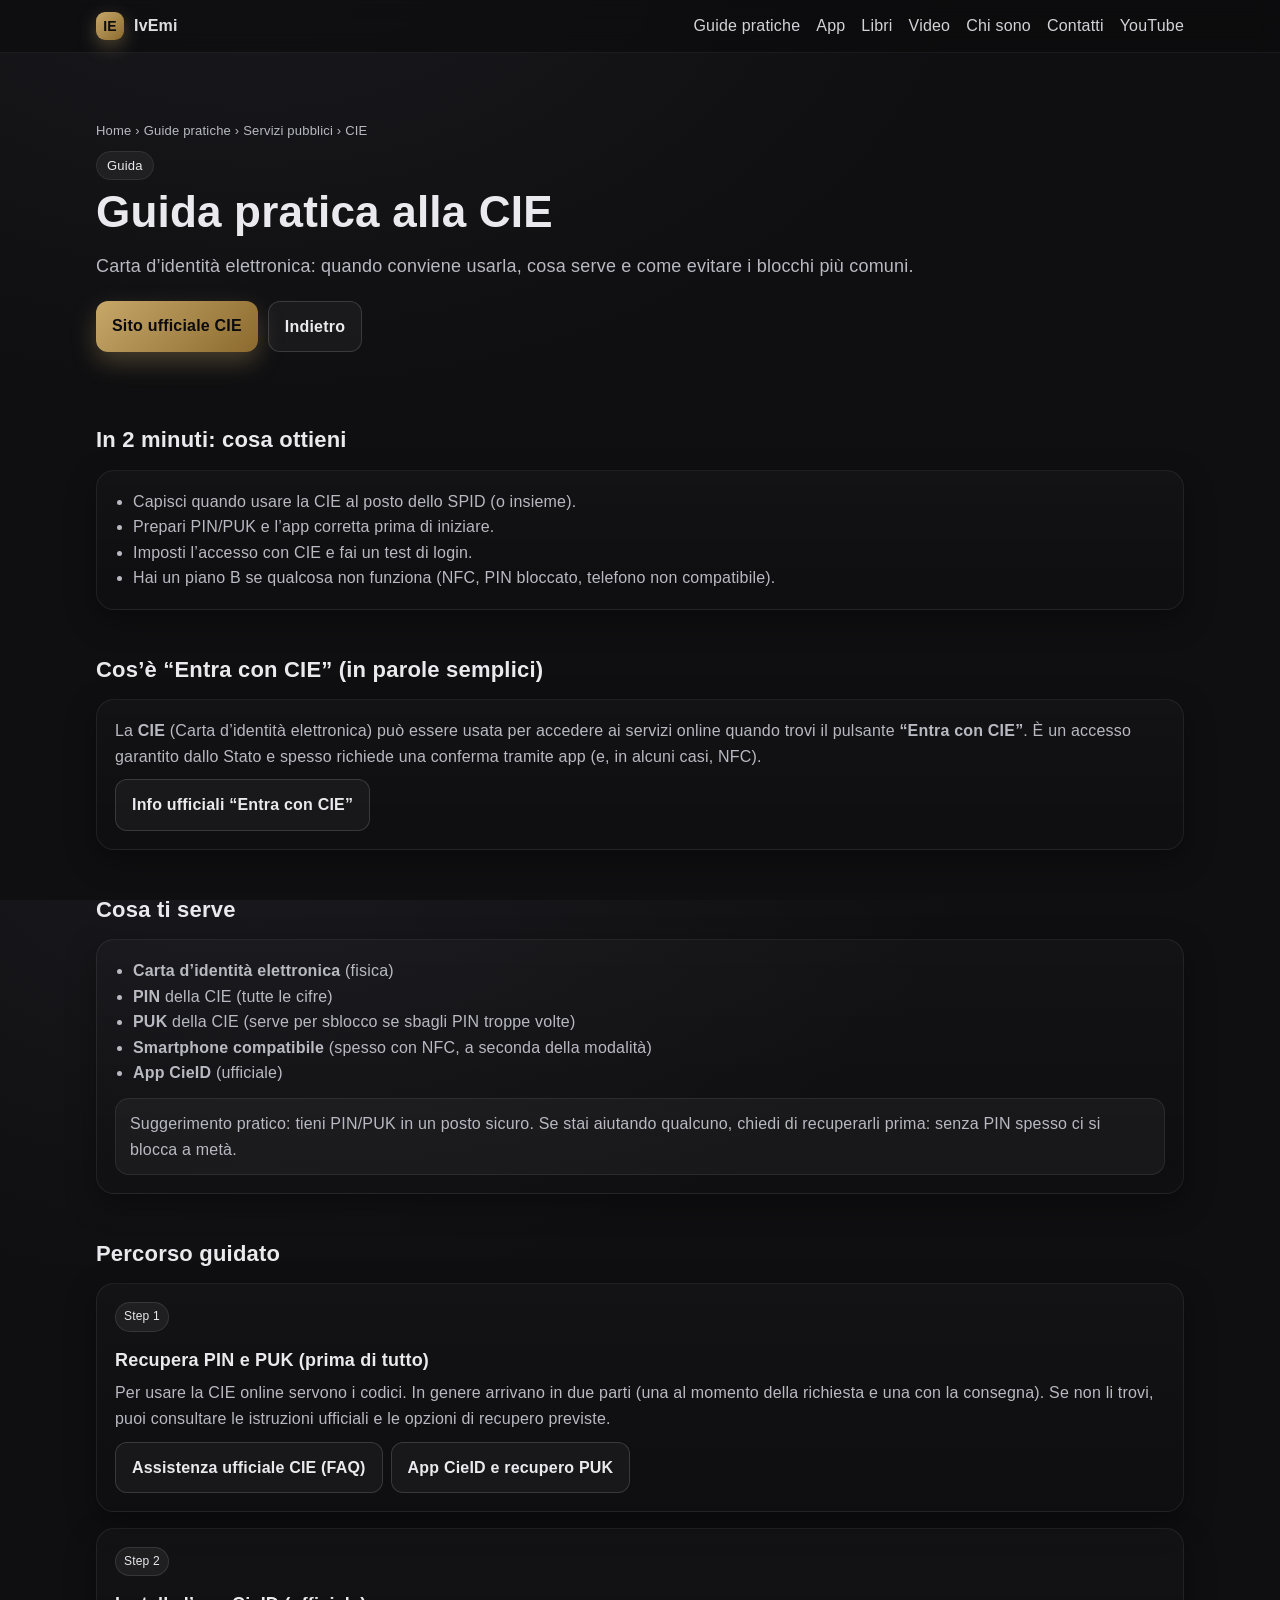
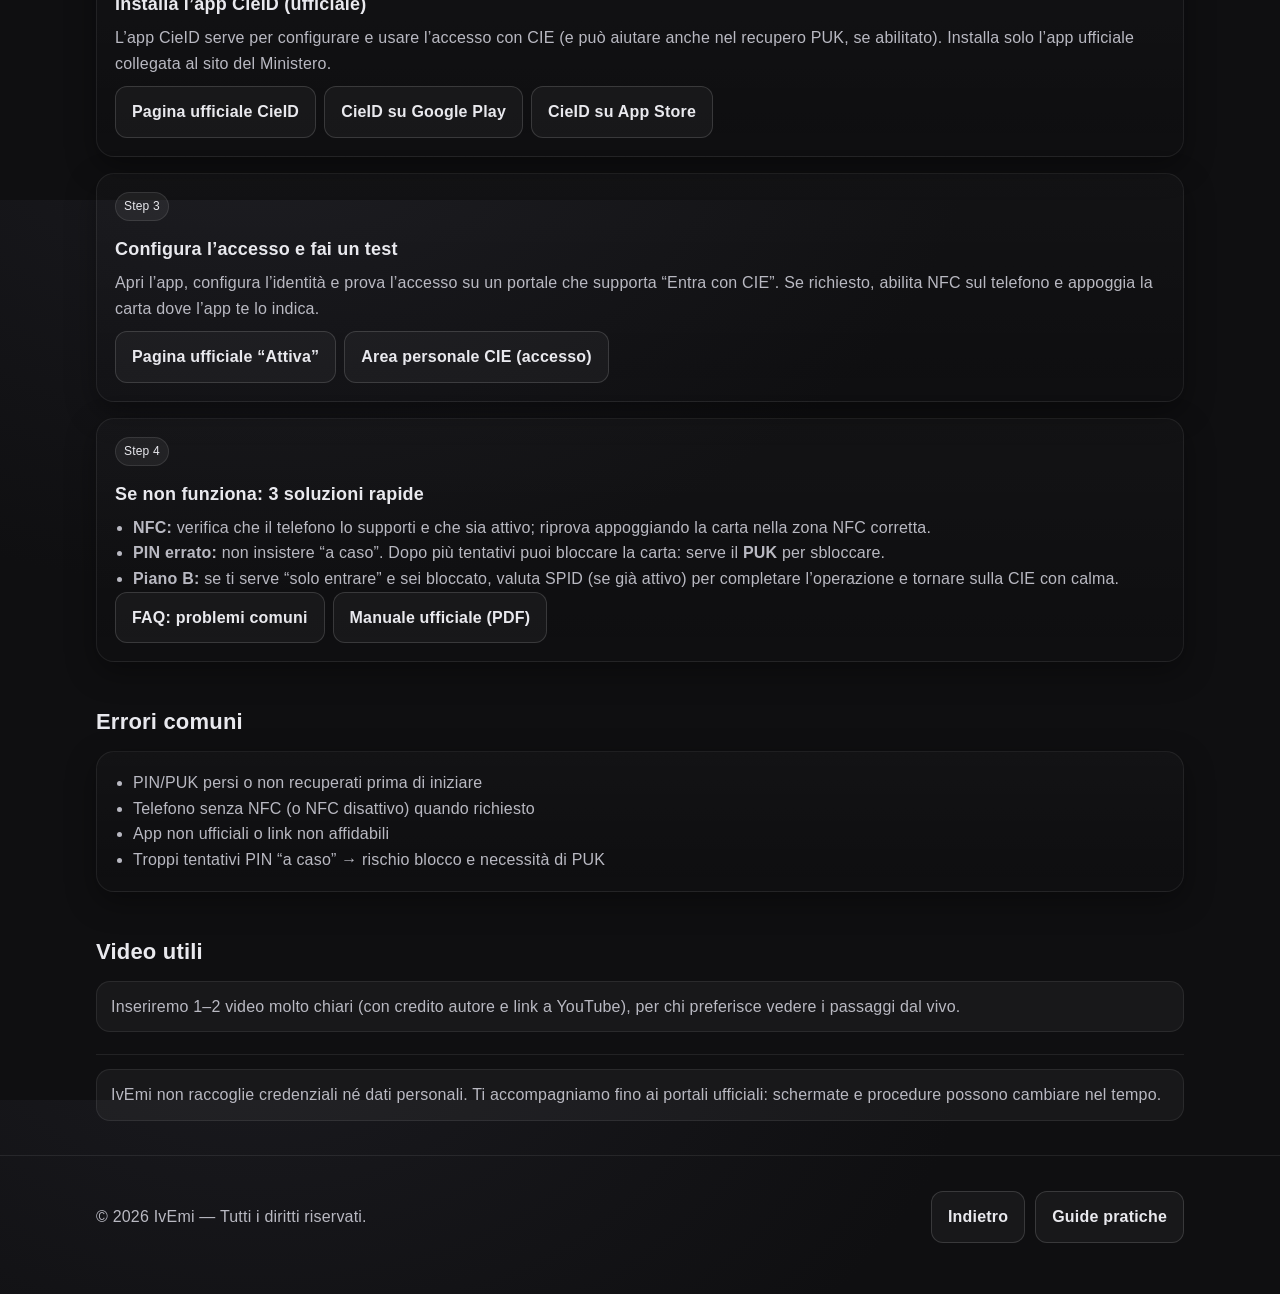
<file: assistenza/servizi-pubblici/cie/index.html>
<!doctype html>
<html lang="it">
<head>
  <meta charset="utf-8" />
  <meta name="viewport" content="width=device-width, initial-scale=1" />
  <title>Guida pratica alla CIE — IvEmi</title>
  <meta name="description" content="Guida pratica alla CIE (Carta d’identità elettronica): a cosa serve, cosa ti serve e come usarla online con l’app CieID. Utile anche se stai aiutando qualcun altro." />
  <meta name="robots" content="index,follow" />
  <link rel="canonical" href="https://ivemi.it/assistenza/servizi-pubblici/cie/" />

  <meta property="og:type" content="website" />
  <meta property="og:title" content="Guida pratica alla CIE — IvEmi" />
  <meta property="og:description" content="Passo per passo: PIN/PUK, app CieID, NFC e soluzioni rapide se non funziona." />
  <meta property="og:url" content="https://ivemi.it/assistenza/servizi-pubblici/cie/" />
  <meta property="og:image" content="/images/og-cover.jpg" />

  <link rel="stylesheet" href="/assets/site.css" />
</head>

<body>
<header>
  <div class="nav">
    <div class="brand"><div class="brand-badge">IE</div><a href="/">IvEmi</a></div>
    <nav>
      <button class="menu-btn" aria-label="Apri menu" onclick="document.getElementById('navLinks').classList.toggle('open')">☰ Menu</button>
      <ul id="navLinks">
        <li><a href="/assistenza/">Guide pratiche</a></li>
        <li><a href="/#apps">App</a></li>
        <li><a href="/#books">Libri</a></li>
        <li><a href="/#videos">Video</a></li>
        <li><a href="/#about">Chi sono</a></li>
        <li><a href="/#contact">Contatti</a></li>
        <li><a href="https://youtube.com/@emibaresi?si=-dRrx2M6Ek-qvJw4" target="_blank" rel="noopener">YouTube</a></li>
      </ul>
    </nav>
  </div>
</header>

<main class="container">
  <section class="hero">
    <div class="breadcrumb">
      <a href="/">Home</a> ›
      <a href="/assistenza/">Guide pratiche</a> ›
      <a href="/assistenza/servizi-pubblici/">Servizi pubblici</a> ›
      CIE
    </div>

    <span class="tag">Guida</span>
    <h1>Guida pratica alla CIE</h1>
    <p class="section-sub">Carta d’identità elettronica: quando conviene usarla, cosa serve e come evitare i blocchi più comuni.</p>

    <div class="cta-row">
      <a class="btn primary" href="https://www.cartaidentita.interno.gov.it/" target="_blank" rel="noopener">Sito ufficiale CIE</a>
      <a class="btn" href="/assistenza/servizi-pubblici/">Indietro</a>
    </div>
  </section>

  <section aria-labelledby="quick-title">
    <h2 id="quick-title" class="section-title">In 2 minuti: cosa ottieni</h2>
    <div class="card wide">
      <ul class="list">
        <li>Capisci quando usare la CIE al posto dello SPID (o insieme).</li>
        <li>Prepari PIN/PUK e l’app corretta prima di iniziare.</li>
        <li>Imposti l’accesso con CIE e fai un test di login.</li>
        <li>Hai un piano B se qualcosa non funziona (NFC, PIN bloccato, telefono non compatibile).</li>
      </ul>
    </div>
  </section>

  <section aria-labelledby="what-title">
    <h2 id="what-title" class="section-title">Cos’è “Entra con CIE” (in parole semplici)</h2>
    <div class="card wide">
      <p>
        La <strong>CIE</strong> (Carta d’identità elettronica) può essere usata per accedere ai servizi online
        quando trovi il pulsante <strong>“Entra con CIE”</strong>.
        È un accesso garantito dallo Stato e spesso richiede una conferma tramite app (e, in alcuni casi, NFC).
      </p>
      <div class="links">
        <a class="btn" href="https://www.cartaidentita.interno.gov.it/info-utili/entra-con-cie/" target="_blank" rel="noopener">Info ufficiali “Entra con CIE”</a>
      </div>
    </div>
  </section>

  <section aria-labelledby="need-title">
    <h2 id="need-title" class="section-title">Cosa ti serve</h2>
    <div class="card wide">
      <ul class="list">
        <li><strong>Carta d’identità elettronica</strong> (fisica)</li>
        <li><strong>PIN</strong> della CIE (tutte le cifre)</li>
        <li><strong>PUK</strong> della CIE (serve per sblocco se sbagli PIN troppe volte)</li>
        <li><strong>Smartphone compatibile</strong> (spesso con NFC, a seconda della modalità)</li>
        <li><strong>App CieID</strong> (ufficiale)</li>
      </ul>
      <div class="note" style="margin-top:12px">
        <p style="margin:0">
          Suggerimento pratico: tieni PIN/PUK in un posto sicuro. Se stai aiutando qualcuno, chiedi di recuperarli prima:
          senza PIN spesso ci si blocca a metà.
        </p>
      </div>
    </div>
  </section>

  <section aria-labelledby="steps-title">
    <h2 id="steps-title" class="section-title">Percorso guidato</h2>

    <div class="grid">
      <article class="card wide">
        <span class="badge">Step 1</span>
        <h3>Recupera PIN e PUK (prima di tutto)</h3>
        <p>
          Per usare la CIE online servono i codici. In genere arrivano in due parti (una al momento della richiesta e una con la consegna).
          Se non li trovi, puoi consultare le istruzioni ufficiali e le opzioni di recupero previste.
        </p>
        <div class="links">
          <a class="btn" href="https://www.cartaidentita.interno.gov.it/assistenza/" target="_blank" rel="noopener">Assistenza ufficiale CIE (FAQ)</a>
          <a class="btn" href="https://www.cartaidentita.interno.gov.it/info-utili/cie-id/" target="_blank" rel="noopener">App CieID e recupero PUK</a>
        </div>
      </article>

      <article class="card wide">
        <span class="badge">Step 2</span>
        <h3>Installa l’app CieID (ufficiale)</h3>
        <p>
          L’app CieID serve per configurare e usare l’accesso con CIE (e può aiutare anche nel recupero PUK, se abilitato).
          Installa solo l’app ufficiale collegata al sito del Ministero.
        </p>
        <div class="links">
          <a class="btn" href="https://www.cartaidentita.interno.gov.it/info-utili/cie-id/" target="_blank" rel="noopener">Pagina ufficiale CieID</a>
          <a class="btn" href="https://play.google.com/store/apps/details?hl=it&id=it.ipzs.cieid" target="_blank" rel="noopener">CieID su Google Play</a>
          <a class="btn" href="https://apps.apple.com/it/app/cieid/id1504644677" target="_blank" rel="noopener">CieID su App Store</a>
        </div>
      </article>

      <article class="card wide">
        <span class="badge">Step 3</span>
        <h3>Configura l’accesso e fai un test</h3>
        <p>
          Apri l’app, configura l’identità e prova l’accesso su un portale che supporta “Entra con CIE”.
          Se richiesto, abilita NFC sul telefono e appoggia la carta dove l’app te lo indica.
        </p>
        <div class="links">
          <a class="btn" href="https://www.cartaidentita.interno.gov.it/attiva/" target="_blank" rel="noopener">Pagina ufficiale “Attiva”</a>
          <a class="btn" href="https://www.cartaidentita.interno.gov.it/pgic" target="_blank" rel="noopener">Area personale CIE (accesso)</a>
        </div>
      </article>

      <article class="card wide">
        <span class="badge">Step 4</span>
        <h3>Se non funziona: 3 soluzioni rapide</h3>
        <ul class="list">
          <li><strong>NFC:</strong> verifica che il telefono lo supporti e che sia attivo; riprova appoggiando la carta nella zona NFC corretta.</li>
          <li><strong>PIN errato:</strong> non insistere “a caso”. Dopo più tentativi puoi bloccare la carta: serve il <strong>PUK</strong> per sbloccare.</li>
          <li><strong>Piano B:</strong> se ti serve “solo entrare” e sei bloccato, valuta SPID (se già attivo) per completare l’operazione e tornare sulla CIE con calma.</li>
        </ul>
        <div class="links">
          <a class="btn" href="https://www.cartaidentita.interno.gov.it/assistenza/" target="_blank" rel="noopener">FAQ: problemi comuni</a>
          <a class="btn" href="https://www.cartaidentita.interno.gov.it/downloads/2023/06/Manuale-Entra-con-CIE.pdf" target="_blank" rel="noopener">Manuale ufficiale (PDF)</a>
        </div>
      </article>
    </div>
  </section>

  <section aria-labelledby="errors-title">
    <h2 id="errors-title" class="section-title">Errori comuni</h2>
    <div class="card wide">
      <ul class="list">
        <li>PIN/PUK persi o non recuperati prima di iniziare</li>
        <li>Telefono senza NFC (o NFC disattivo) quando richiesto</li>
        <li>App non ufficiali o link non affidabili</li>
        <li>Troppi tentativi PIN “a caso” → rischio blocco e necessità di PUK</li>
      </ul>
    </div>
  </section>

  <section aria-labelledby="videos-title">
    <h2 id="videos-title" class="section-title">Video utili</h2>
    <div class="note">
      <p style="margin:0">
        Inseriremo 1–2 video molto chiari (con credito autore e link a YouTube), per chi preferisce vedere i passaggi dal vivo.
      </p>
    </div>
  </section>

  <hr class="hr" />
  <div class="note">
    <p style="margin:0">
      IvEmi non raccoglie credenziali né dati personali. Ti accompagniamo fino ai portali ufficiali:
      schermate e procedure possono cambiare nel tempo.
    </p>
  </div>
</main>

<footer>
  <div class="container">
    <div style="display:flex;align-items:center;gap:10px;justify-content:space-between;flex-wrap:wrap">
      <p>© <span id="year"></span> IvEmi — Tutti i diritti riservati.</p>
      <div class="cta-row" style="margin:0">
        <a class="btn" href="/assistenza/servizi-pubblici/">Indietro</a>
        <a class="btn" href="/assistenza/">Guide pratiche</a>
      </div>
    </div>
  </div>
</footer>

<script>
  document.getElementById('year').textContent = new Date().getFullYear();
  if (location.hostname === 'www.ivemi.it') {
    location.replace('https://ivemi.it' + location.pathname + location.search + location.hash);
  }
</script>
</body>
</html>
</file>
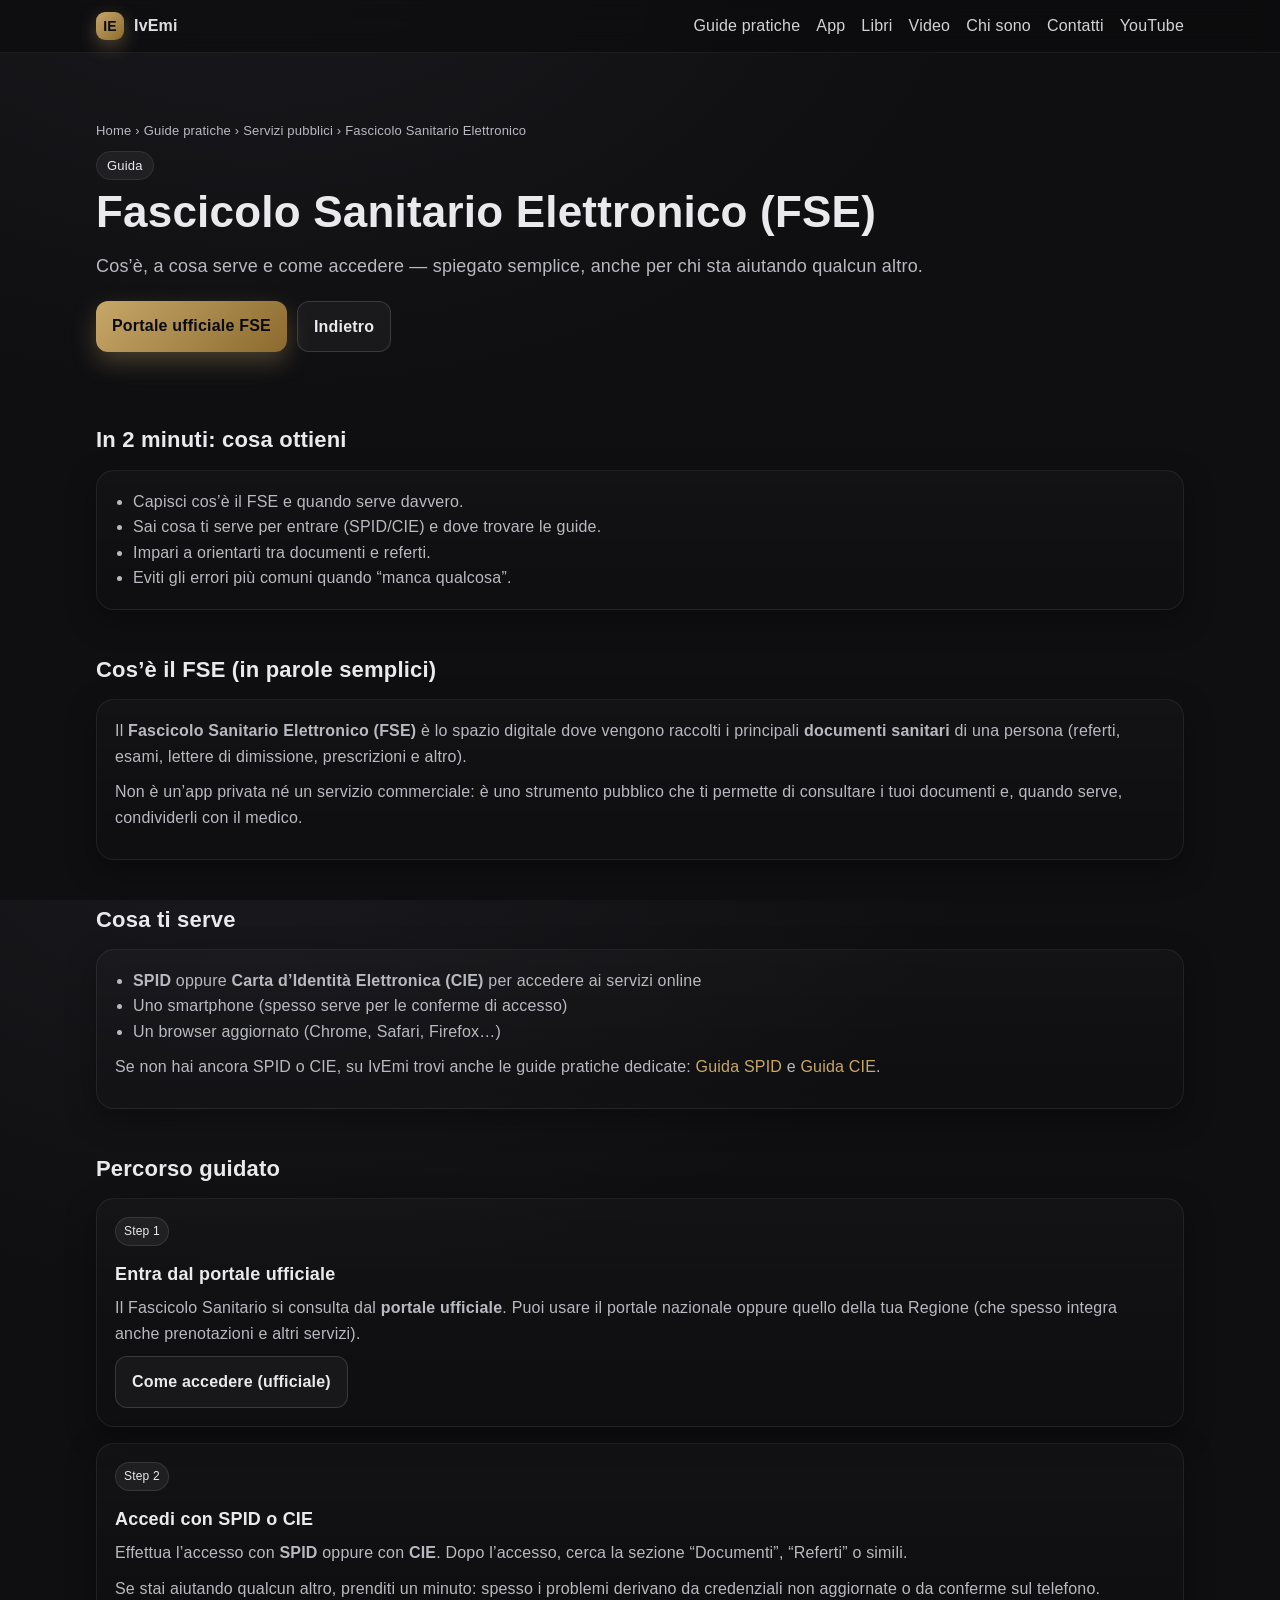
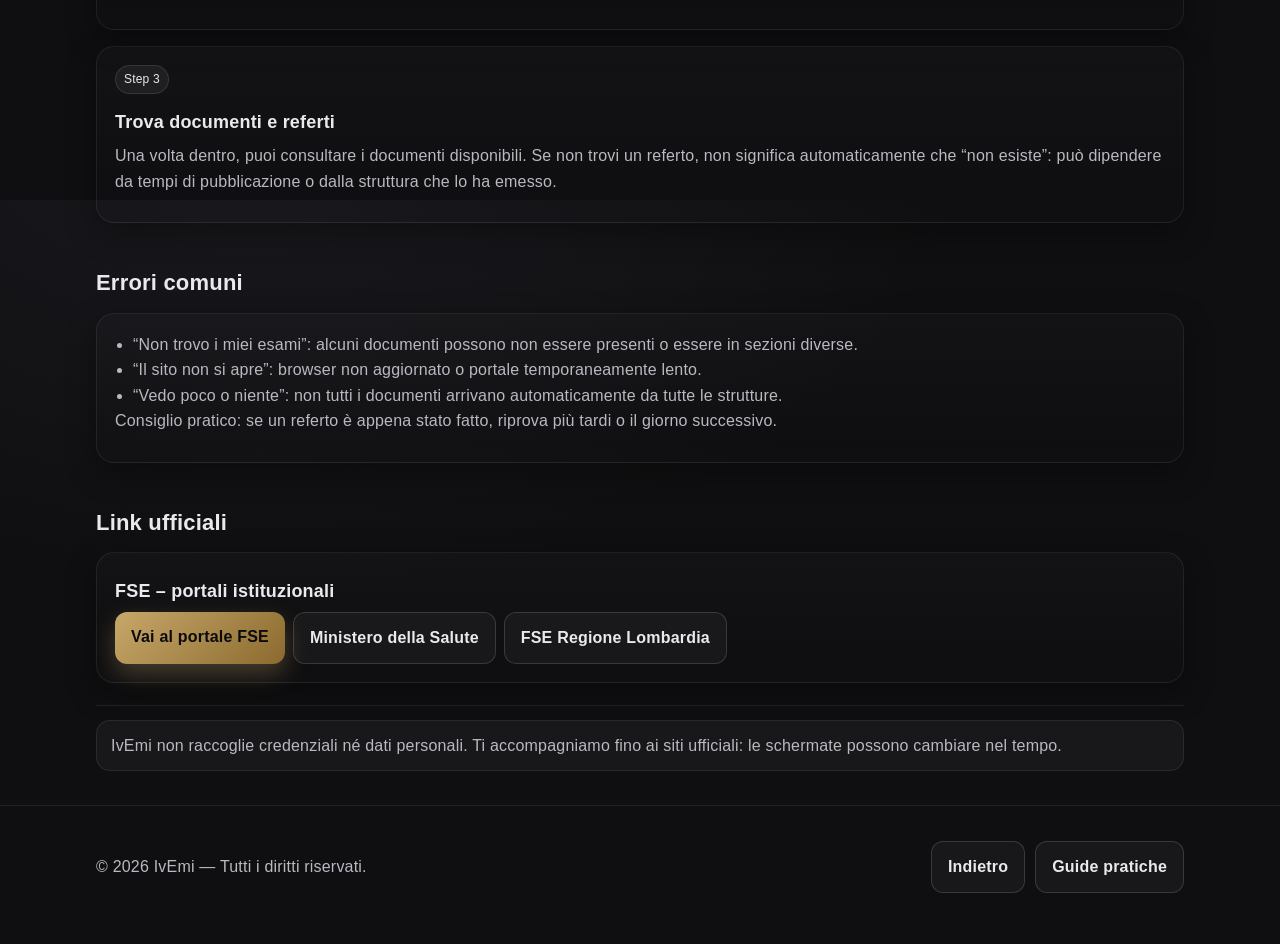
<file: assistenza/servizi-pubblici/fascicolo-sanitario-elettronico/index.html>
<!doctype html>
<html lang="it">
<head>
  <meta charset="utf-8" />
  <meta name="viewport" content="width=device-width, initial-scale=1" />
  <title>Fascicolo Sanitario Elettronico (FSE) — IvEmi</title>
  <meta name="description" content="Guida pratica al Fascicolo Sanitario Elettronico (FSE): cos’è, a cosa serve e come accedere. Utile anche se stai aiutando un genitore, un cliente o un amico." />
  <meta name="robots" content="index,follow" />
  <link rel="canonical" href="https://ivemi.it/assistenza/servizi-pubblici/fascicolo-sanitario-elettronico/" />

  <meta property="og:type" content="website" />
  <meta property="og:title" content="Fascicolo Sanitario Elettronico (FSE) — IvEmi" />
  <meta property="og:description" content="Spiegazione semplice: cos’è il FSE, come accedere e cosa fare se non trovi documenti o referti." />
  <meta property="og:url" content="https://ivemi.it/assistenza/servizi-pubblici/fascicolo-sanitario-elettronico/" />
  <meta property="og:image" content="/images/og-cover.jpg" />

  <link rel="stylesheet" href="/assets/site.css" />
<!-- Cloudflare Web Analytics -->
  <script defer
    src="https://static.cloudflareinsights.com/beacon.min.js"
    data-cf-beacon='{"token":"9a0f47da96934f1984496ec485fa2b48"}'>
  </script>
  <!-- End Cloudflare Web Analytics -->
  
</head>

<body>
<header>
  <div class="nav">
    <div class="brand"><div class="brand-badge">IE</div><a href="/">IvEmi</a></div>
    <nav>
      <button class="menu-btn" aria-label="Apri menu" onclick="document.getElementById('navLinks').classList.toggle('open')">☰ Menu</button>
      <ul id="navLinks">
        <li><a href="/assistenza/">Guide pratiche</a></li>
        <li><a href="/#apps">App</a></li>
        <li><a href="/#books">Libri</a></li>
        <li><a href="/#videos">Video</a></li>
        <li><a href="/#about">Chi sono</a></li>
        <li><a href="/#contact">Contatti</a></li>
        <li><a href="https://youtube.com/@emibaresi?si=-dRrx2M6Ek-qvJw4" target="_blank" rel="noopener">YouTube</a></li>
      </ul>
    </nav>
  </div>
</header>

<main class="container">
  <section class="hero">
    <div class="breadcrumb">
      <a href="/">Home</a> ›
      <a href="/assistenza/">Guide pratiche</a> ›
      <a href="/assistenza/servizi-pubblici/">Servizi pubblici</a> ›
      Fascicolo Sanitario Elettronico
    </div>

    <span class="tag">Guida</span>
    <h1>Fascicolo Sanitario Elettronico (FSE)</h1>
    <p class="section-sub">Cos’è, a cosa serve e come accedere — spiegato semplice, anche per chi sta aiutando qualcun altro.</p>

    <div class="cta-row">
      <a class="btn primary" href="https://www.fascicolosanitario.gov.it/portale" target="_blank" rel="noopener" referrerpolicy="strict-origin-when-cross-origin">Portale ufficiale FSE</a>
      <a class="btn" href="/assistenza/servizi-pubblici/">Indietro</a>
    </div>
  </section>

  <section aria-labelledby="quick-title">
    <h2 id="quick-title" class="section-title">In 2 minuti: cosa ottieni</h2>
    <div class="card wide">
      <ul class="list">
        <li>Capisci cos’è il FSE e quando serve davvero.</li>
        <li>Sai cosa ti serve per entrare (SPID/CIE) e dove trovare le guide.</li>
        <li>Impari a orientarti tra documenti e referti.</li>
        <li>Eviti gli errori più comuni quando “manca qualcosa”.</li>
      </ul>
    </div>
  </section>

  <section aria-labelledby="what-title">
    <h2 id="what-title" class="section-title">Cos’è il FSE (in parole semplici)</h2>
    <div class="card wide">
      <p>
        Il <strong>Fascicolo Sanitario Elettronico (FSE)</strong> è lo spazio digitale dove vengono raccolti i principali
        <strong>documenti sanitari</strong> di una persona (referti, esami, lettere di dimissione, prescrizioni e altro).
      </p>
      <p class="section-sub">
        Non è un’app privata né un servizio commerciale: è uno strumento pubblico che ti permette di consultare i tuoi documenti
        e, quando serve, condividerli con il medico.
      </p>
    </div>
  </section>

  <section aria-labelledby="need-title">
    <h2 id="need-title" class="section-title">Cosa ti serve</h2>
    <div class="card wide">
      <ul class="list">
        <li><strong>SPID</strong> oppure <strong>Carta d’Identità Elettronica (CIE)</strong> per accedere ai servizi online</li>
        <li>Uno smartphone (spesso serve per le conferme di accesso)</li>
        <li>Un browser aggiornato (Chrome, Safari, Firefox…)</li>
      </ul>
      <p class="section-sub" style="margin-top:10px">
        Se non hai ancora SPID o CIE, su IvEmi trovi anche le guide pratiche dedicate:
        <a href="/assistenza/servizi-pubblici/spid/">Guida SPID</a> e
        <a href="/assistenza/servizi-pubblici/cie/">Guida CIE</a>.
      </p>
    </div>
  </section>

  <section aria-labelledby="steps-title">
    <h2 id="steps-title" class="section-title">Percorso guidato</h2>

    <div class="grid">
      <article class="card wide">
        <span class="badge">Step 1</span>
        <h3>Entra dal portale ufficiale</h3>
        <p>
          Il Fascicolo Sanitario si consulta dal <strong>portale ufficiale</strong>. Puoi usare il portale nazionale oppure quello
          della tua Regione (che spesso integra anche prenotazioni e altri servizi).
        </p>
        <div class="links">
          <a class="btn" href="https://www.fascicolosanitario.gov.it/portale/accedi-al-fascicolo" target="_blank" rel="noopener" referrerpolicy="strict-origin-when-cross-origin">Come accedere (ufficiale)</a>
        </div>
      </article>

      <article class="card wide">
        <span class="badge">Step 2</span>
        <h3>Accedi con SPID o CIE</h3>
        <p>
          Effettua l’accesso con <strong>SPID</strong> oppure con <strong>CIE</strong>. Dopo l’accesso, cerca la sezione “Documenti”, “Referti” o simili.
        </p>
        <p class="section-sub">
          Se stai aiutando qualcun altro, prenditi un minuto: spesso i problemi derivano da credenziali non aggiornate o da conferme sul telefono.
        </p>
      </article>

      <article class="card wide">
        <span class="badge">Step 3</span>
        <h3>Trova documenti e referti</h3>
        <p>
          Una volta dentro, puoi consultare i documenti disponibili. Se non trovi un referto, non significa automaticamente che “non esiste”:
          può dipendere da tempi di pubblicazione o dalla struttura che lo ha emesso.
        </p>
      </article>
    </div>
  </section>

  <section aria-labelledby="errors-title">
    <h2 id="errors-title" class="section-title">Errori comuni</h2>
    <div class="card wide">
      <ul class="list">
        <li>“Non trovo i miei esami”: alcuni documenti possono non essere presenti o essere in sezioni diverse.</li>
        <li>“Il sito non si apre”: browser non aggiornato o portale temporaneamente lento.</li>
        <li>“Vedo poco o niente”: non tutti i documenti arrivano automaticamente da tutte le strutture.</li>
      </ul>
      <p class="section-sub">
        Consiglio pratico: se un referto è appena stato fatto, riprova più tardi o il giorno successivo.
      </p>
    </div>
  </section>

  <section aria-labelledby="official-title">
    <h2 id="official-title" class="section-title">Link ufficiali</h2>
    <div class="grid">
      <article class="card wide">
        <h3>FSE – portali istituzionali</h3>
        <div class="links">
          <a class="btn primary" href="https://www.fascicolosanitario.gov.it/portale" target="_blank" rel="noopener" referrerpolicy="strict-origin-when-cross-origin">Vai al portale FSE</a>
          <a class="btn" href="https://www.salute.gov.it/new/it/tema/fascicolo-sanitario-elettronico/il-fascicolo-sanitario-elettronico-20" target="_blank" rel="noopener" referrerpolicy="strict-origin-when-cross-origin">Ministero della Salute</a>
          <a class="btn" href="https://www.fascicolosanitario.regione.lombardia.it/" target="_blank" rel="noopener" referrerpolicy="strict-origin-when-cross-origin">FSE Regione Lombardia</a>
        </div>
      </article>
    </div>
  </section>

  <hr class="hr" />
  <div class="note">
    <p style="margin:0">
      IvEmi non raccoglie credenziali né dati personali.
      Ti accompagniamo fino ai siti ufficiali: le schermate possono cambiare nel tempo.
    </p>
  </div>
</main>

<footer>
  <div class="container">
    <div style="display:flex;align-items:center;gap:10px;justify-content:space-between;flex-wrap:wrap">
      <p>© <span id="year"></span> IvEmi — Tutti i diritti riservati.</p>
      <div class="cta-row" style="margin:0">
        <a class="btn" href="/assistenza/servizi-pubblici/">Indietro</a>
        <a class="btn" href="/assistenza/">Guide pratiche</a>
      </div>
    </div>
  </div>
</footer>

<script>
  document.getElementById('year').textContent = new Date().getFullYear();
  if (location.hostname === 'www.ivemi.it') {
    location.replace('https://ivemi.it' + location.pathname + location.search + location.hash);
  }
</script>
</body>
      </html>
</file>
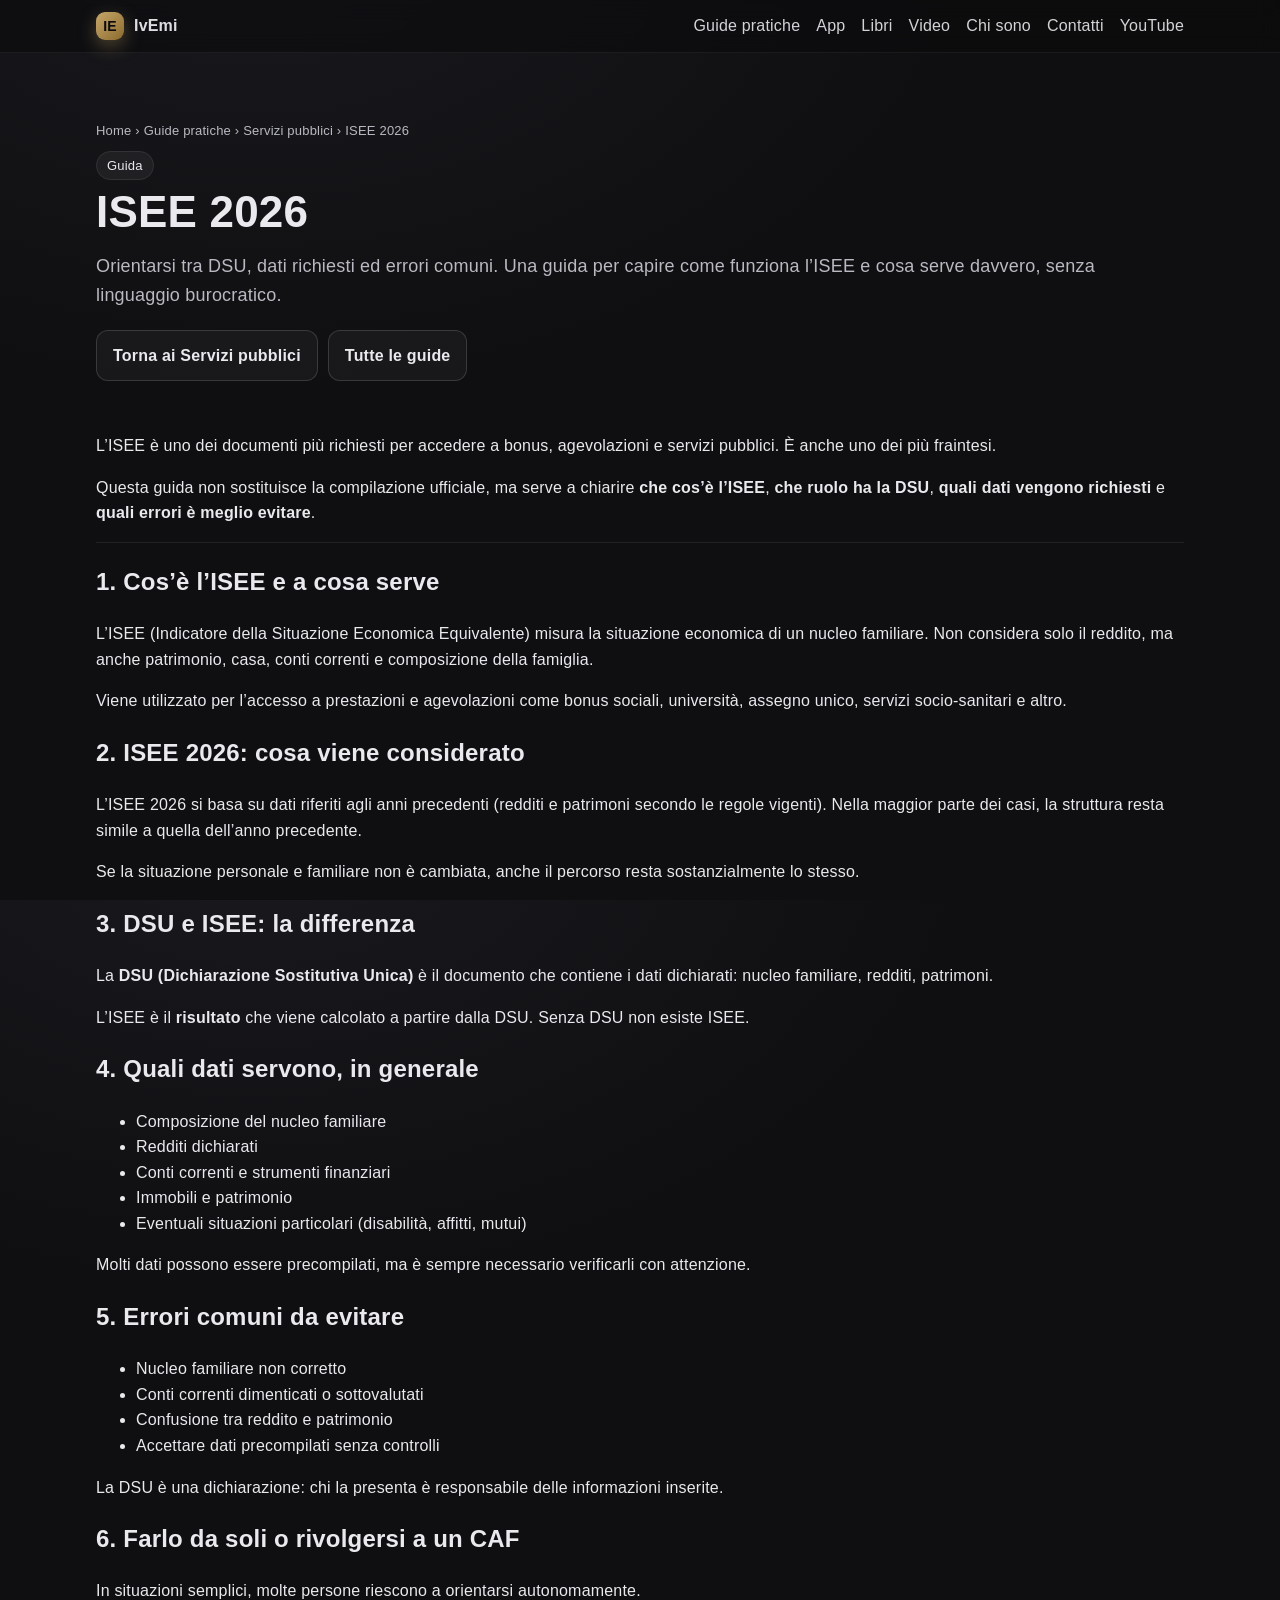
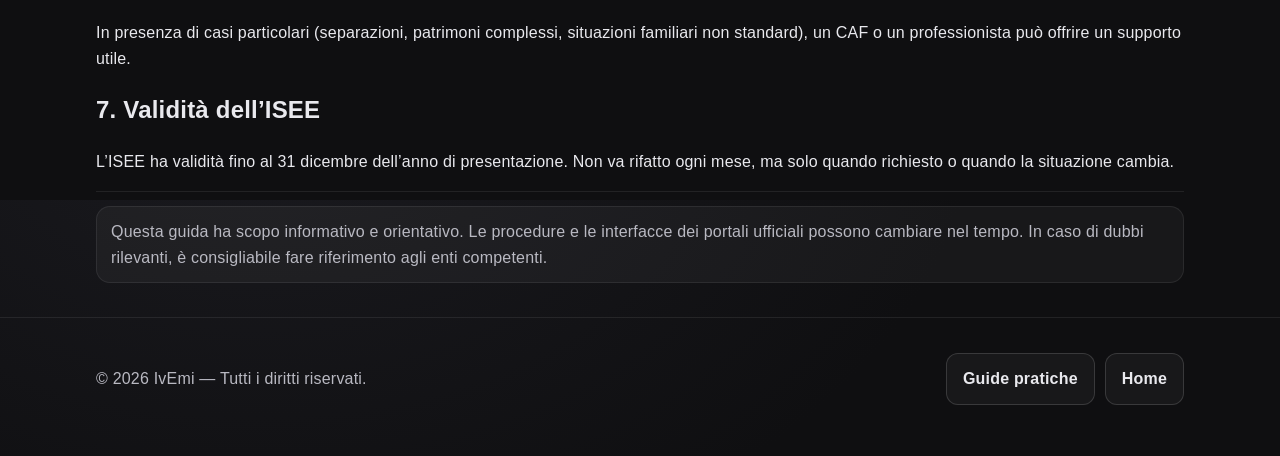
<file: assistenza/servizi-pubblici/isee-2026/index.html>
<!doctype html>
<html lang="it">
<head>
  <meta charset="utf-8" />
  <meta name="viewport" content="width=device-width, initial-scale=1" />

  <title>ISEE 2026: orientarsi tra DSU, dati richiesti ed errori comuni</title>

  <meta name="description" content="Guida pratica all’ISEE 2026: cos’è, come funziona, differenza tra DSU e ISEE, quali dati servono e quali errori evitare. Percorso chiaro per orientarsi." />
  <meta name="robots" content="index,follow" />

  <link rel="canonical" href="https://ivemi.it/assistenza/servizi-pubblici/isee-2026/" />

  <meta property="og:type" content="website" />
  <meta property="og:title" content="ISEE 2026 — Guida pratica" />
  <meta property="og:description" content="ISEE 2026 spiegato in modo semplice: DSU, dati richiesti, tempistiche ed errori comuni. Per capire cosa serve e come orientarsi." />
  <meta property="og:url" content="https://ivemi.it/assistenza/servizi-pubblici/isee-2026/" />
  <meta property="og:image" content="/images/og-cover.jpg" />

  <link rel="stylesheet" href="/assets/site.css" />

  <!-- Cloudflare Web Analytics -->
<script defer
  src="https://static.cloudflareinsights.com/beacon.min.js"
  data-cf-beacon='{"token":"9a0f47da96934f1984496ec485fa2b48"}'>
</script>
<!-- End Cloudflare Web Analytics -->
</head>

<body>

<header>
  <div class="nav">
    <div class="brand">
      <div class="brand-badge">IE</div>
      <a href="/">IvEmi</a>
    </div>
    <nav>
      <button class="menu-btn" aria-label="Apri menu" onclick="document.getElementById('navLinks').classList.toggle('open')">☰ Menu</button>
      <ul id="navLinks">
        <li><a href="/assistenza/">Guide pratiche</a></li>
        <li><a href="/#apps">App</a></li>
        <li><a href="/#books">Libri</a></li>
        <li><a href="/#videos">Video</a></li>
        <li><a href="/#about">Chi sono</a></li>
        <li><a href="/#contact">Contatti</a></li>
        <li><a href="https://youtube.com/@emibaresi" target="_blank" rel="noopener">YouTube</a></li>
      </ul>
    </nav>
  </div>
</header>

<main class="container">

  <section class="hero">
    <div class="breadcrumb">
      <a href="/">Home</a> ›
      <a href="/assistenza/">Guide pratiche</a> ›
      <a href="/assistenza/servizi-pubblici/">Servizi pubblici</a> ›
      ISEE 2026
    </div>

    <span class="tag">Guida</span>
    <h1>ISEE 2026</h1>
    <p class="section-sub">
      Orientarsi tra DSU, dati richiesti ed errori comuni.
      Una guida per capire come funziona l’ISEE e cosa serve davvero, senza linguaggio burocratico.
    </p>

    <div class="cta-row">
      <a class="btn" href="/assistenza/servizi-pubblici/">Torna ai Servizi pubblici</a>
      <a class="btn" href="/assistenza/">Tutte le guide</a>
    </div>
  </section>

  <article>

    <p class="intro">
      L’ISEE è uno dei documenti più richiesti per accedere a bonus,
      agevolazioni e servizi pubblici.
      È anche uno dei più fraintesi.
    </p>

    <p>
      Questa guida non sostituisce la compilazione ufficiale,
      ma serve a chiarire <strong>che cos’è l’ISEE</strong>,
      <strong>che ruolo ha la DSU</strong>,
      <strong>quali dati vengono richiesti</strong>
      e <strong>quali errori è meglio evitare</strong>.
    </p>

    <hr class="hr" />

    <h2>1. Cos’è l’ISEE e a cosa serve</h2>

    <p>
      L’ISEE (Indicatore della Situazione Economica Equivalente)
      misura la situazione economica di un nucleo familiare.
      Non considera solo il reddito,
      ma anche patrimonio, casa, conti correnti
      e composizione della famiglia.
    </p>

    <p>
      Viene utilizzato per l’accesso a prestazioni e agevolazioni
      come bonus sociali, università,
      assegno unico, servizi socio-sanitari e altro.
    </p>

    <h2>2. ISEE 2026: cosa viene considerato</h2>

    <p>
      L’ISEE 2026 si basa su dati riferiti agli anni precedenti
      (redditi e patrimoni secondo le regole vigenti).
      Nella maggior parte dei casi,
      la struttura resta simile a quella dell’anno precedente.
    </p>

    <p>
      Se la situazione personale e familiare non è cambiata,
      anche il percorso resta sostanzialmente lo stesso.
    </p>

    <h2>3. DSU e ISEE: la differenza</h2>

    <p>
      La <strong>DSU (Dichiarazione Sostitutiva Unica)</strong>
      è il documento che contiene i dati dichiarati:
      nucleo familiare, redditi, patrimoni.
    </p>

    <p>
      L’ISEE è il <strong>risultato</strong> che viene calcolato
      a partire dalla DSU.
      Senza DSU non esiste ISEE.
    </p>

    <h2>4. Quali dati servono, in generale</h2>

    <ul>
      <li>Composizione del nucleo familiare</li>
      <li>Redditi dichiarati</li>
      <li>Conti correnti e strumenti finanziari</li>
      <li>Immobili e patrimonio</li>
      <li>Eventuali situazioni particolari (disabilità, affitti, mutui)</li>
    </ul>

    <p>
      Molti dati possono essere precompilati,
      ma è sempre necessario verificarli con attenzione.
    </p>

    <h2>5. Errori comuni da evitare</h2>

    <ul>
      <li>Nucleo familiare non corretto</li>
      <li>Conti correnti dimenticati o sottovalutati</li>
      <li>Confusione tra reddito e patrimonio</li>
      <li>Accettare dati precompilati senza controlli</li>
    </ul>

    <p>
      La DSU è una dichiarazione:
      chi la presenta è responsabile delle informazioni inserite.
    </p>

    <h2>6. Farlo da soli o rivolgersi a un CAF</h2>

    <p>
      In situazioni semplici,
      molte persone riescono a orientarsi autonomamente.
    </p>

    <p>
      In presenza di casi particolari
      (separazioni, patrimoni complessi,
      situazioni familiari non standard),
      un CAF o un professionista
      può offrire un supporto utile.
    </p>

    <h2>7. Validità dell’ISEE</h2>

    <p>
      L’ISEE ha validità fino al 31 dicembre dell’anno di presentazione.
      Non va rifatto ogni mese,
      ma solo quando richiesto o quando la situazione cambia.
    </p>

    <hr class="hr" />

    <div class="note">
      <p style="margin:0">
        Questa guida ha scopo informativo e orientativo.
        Le procedure e le interfacce dei portali ufficiali
        possono cambiare nel tempo.
        In caso di dubbi rilevanti,
        è consigliabile fare riferimento agli enti competenti.
      </p>
    </div>

  </article>

</main>

<footer>
  <div class="container">
    <div style="display:flex;align-items:center;gap:10px;justify-content:space-between;flex-wrap:wrap">
      <p>© <span id="year"></span> IvEmi — Tutti i diritti riservati.</p>
      <div class="cta-row" style="margin:0">
        <a class="btn" href="/assistenza/">Guide pratiche</a>
        <a class="btn" href="/">Home</a>
      </div>
    </div>
  </div>
</footer>

<script>
  document.getElementById('year').textContent = new Date().getFullYear();
  if (location.hostname === 'www.ivemi.it') {
    location.replace('https://ivemi.it' + location.pathname + location.search + location.hash);
  }
</script>

</body>
</html>
</file>
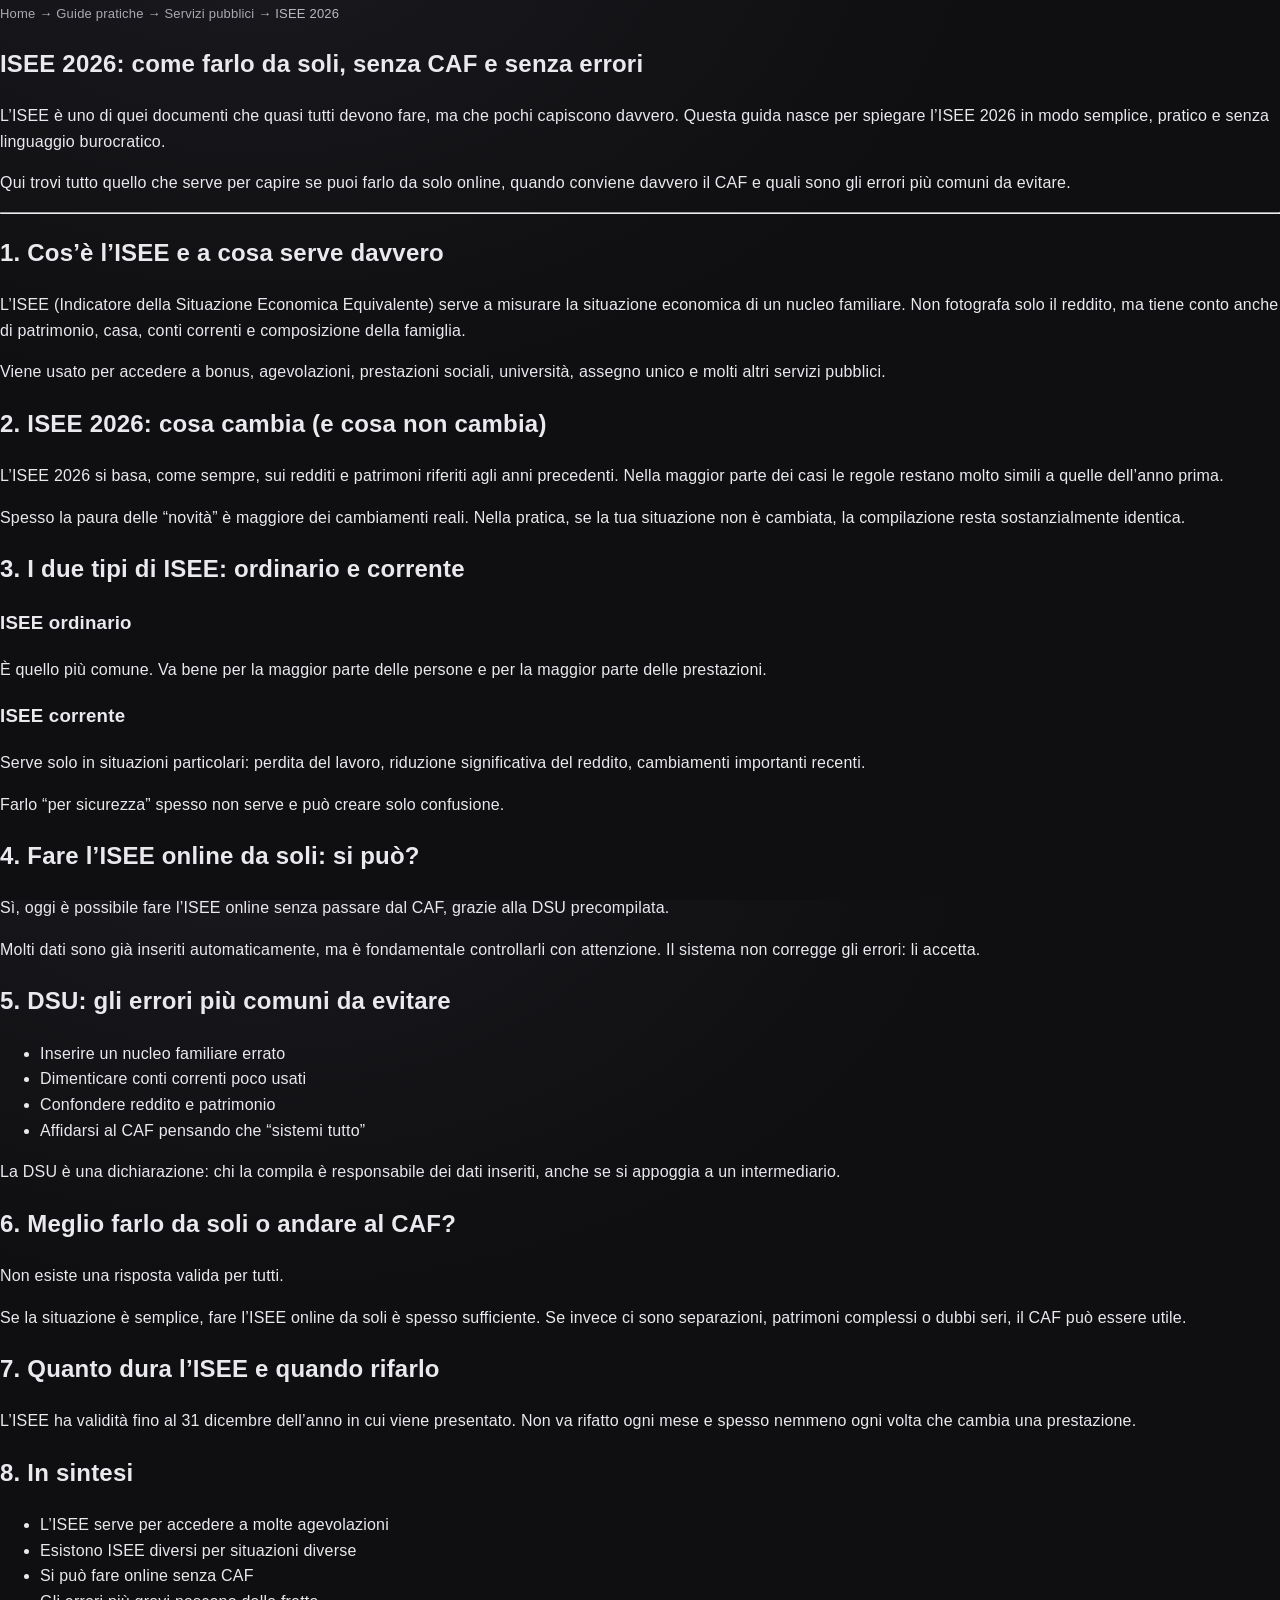
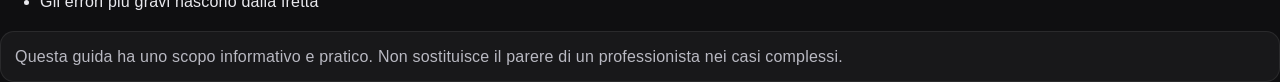
<file: assistenza/servizi-pubblici/isee/index.html>
<!doctype html>
<html lang="it">
<head>
  <meta charset="utf-8" />
  <meta name="viewport" content="width=device-width, initial-scale=1" />

  <title>ISEE 2026: come farlo da soli, senza CAF e senza errori</title>

  <meta name="description" content="Guida pratica all’ISEE 2026: cos’è, come funziona, differenza tra ISEE ordinario e corrente, come farlo online da soli e quando conviene il CAF." />
  <meta name="robots" content="index,follow" />

  <link rel="canonical" href="https://ivemi.it/assistenza/servizi-pubblici/isee/" />

  <!-- CSS sito -->
  <link rel="stylesheet" href="/assets/site.css" />
</head>

<body>

  <main class="content">

    <nav class="breadcrumb">
      <a href="/">Home</a> →
      <a href="/assistenza/">Guide pratiche</a> →
      <a href="/assistenza/servizi-pubblici/">Servizi pubblici</a> →
      <span>ISEE 2026</span>
    </nav>

    <article>

      <h1>ISEE 2026: come farlo da soli, senza CAF e senza errori</h1>

      <p class="intro">
        L’ISEE è uno di quei documenti che quasi tutti devono fare,
        ma che pochi capiscono davvero.
        Questa guida nasce per spiegare l’ISEE 2026 in modo semplice,
        pratico e senza linguaggio burocratico.
      </p>

      <p>
        Qui trovi tutto quello che serve per capire
        se puoi farlo da solo online,
        quando conviene davvero il CAF
        e quali sono gli errori più comuni da evitare.
      </p>

      <hr />

      <h2>1. Cos’è l’ISEE e a cosa serve davvero</h2>

      <p>
        L’ISEE (Indicatore della Situazione Economica Equivalente)
        serve a misurare la situazione economica di un nucleo familiare.
        Non fotografa solo il reddito,
        ma tiene conto anche di patrimonio, casa, conti correnti
        e composizione della famiglia.
      </p>

      <p>
        Viene usato per accedere a bonus, agevolazioni,
        prestazioni sociali, università,
        assegno unico e molti altri servizi pubblici.
      </p>

      <h2>2. ISEE 2026: cosa cambia (e cosa non cambia)</h2>

      <p>
        L’ISEE 2026 si basa, come sempre,
        sui redditi e patrimoni riferiti agli anni precedenti.
        Nella maggior parte dei casi
        le regole restano molto simili a quelle dell’anno prima.
      </p>

      <p>
        Spesso la paura delle “novità”
        è maggiore dei cambiamenti reali.
        Nella pratica, se la tua situazione non è cambiata,
        la compilazione resta sostanzialmente identica.
      </p>

      <h2>3. I due tipi di ISEE: ordinario e corrente</h2>

      <h3>ISEE ordinario</h3>
      <p>
        È quello più comune.
        Va bene per la maggior parte delle persone
        e per la maggior parte delle prestazioni.
      </p>

      <h3>ISEE corrente</h3>
      <p>
        Serve solo in situazioni particolari:
        perdita del lavoro,
        riduzione significativa del reddito,
        cambiamenti importanti recenti.
      </p>

      <p>
        Farlo “per sicurezza” spesso non serve
        e può creare solo confusione.
      </p>

      <h2>4. Fare l’ISEE online da soli: si può?</h2>

      <p>
        Sì, oggi è possibile fare l’ISEE online
        senza passare dal CAF,
        grazie alla DSU precompilata.
      </p>

      <p>
        Molti dati sono già inseriti automaticamente,
        ma è fondamentale controllarli con attenzione.
        Il sistema non corregge gli errori:
        li accetta.
      </p>

      <h2>5. DSU: gli errori più comuni da evitare</h2>

      <ul>
        <li>Inserire un nucleo familiare errato</li>
        <li>Dimenticare conti correnti poco usati</li>
        <li>Confondere reddito e patrimonio</li>
        <li>Affidarsi al CAF pensando che “sistemi tutto”</li>
      </ul>

      <p>
        La DSU è una dichiarazione:
        chi la compila è responsabile dei dati inseriti,
        anche se si appoggia a un intermediario.
      </p>

      <h2>6. Meglio farlo da soli o andare al CAF?</h2>

      <p>
        Non esiste una risposta valida per tutti.
      </p>

      <p>
        Se la situazione è semplice,
        fare l’ISEE online da soli è spesso sufficiente.
        Se invece ci sono separazioni,
        patrimoni complessi o dubbi seri,
        il CAF può essere utile.
      </p>

      <h2>7. Quanto dura l’ISEE e quando rifarlo</h2>

      <p>
        L’ISEE ha validità fino al 31 dicembre dell’anno in cui viene presentato.
        Non va rifatto ogni mese
        e spesso nemmeno ogni volta che cambia una prestazione.
      </p>

      <h2>8. In sintesi</h2>

      <ul>
        <li>L’ISEE serve per accedere a molte agevolazioni</li>
        <li>Esistono ISEE diversi per situazioni diverse</li>
        <li>Si può fare online senza CAF</li>
        <li>Gli errori più gravi nascono dalla fretta</li>
      </ul>

      <p class="note">
        Questa guida ha uno scopo informativo e pratico.
        Non sostituisce il parere di un professionista
        nei casi complessi.
      </p>

    </article>

  </main>

</body>
</html>
</file>
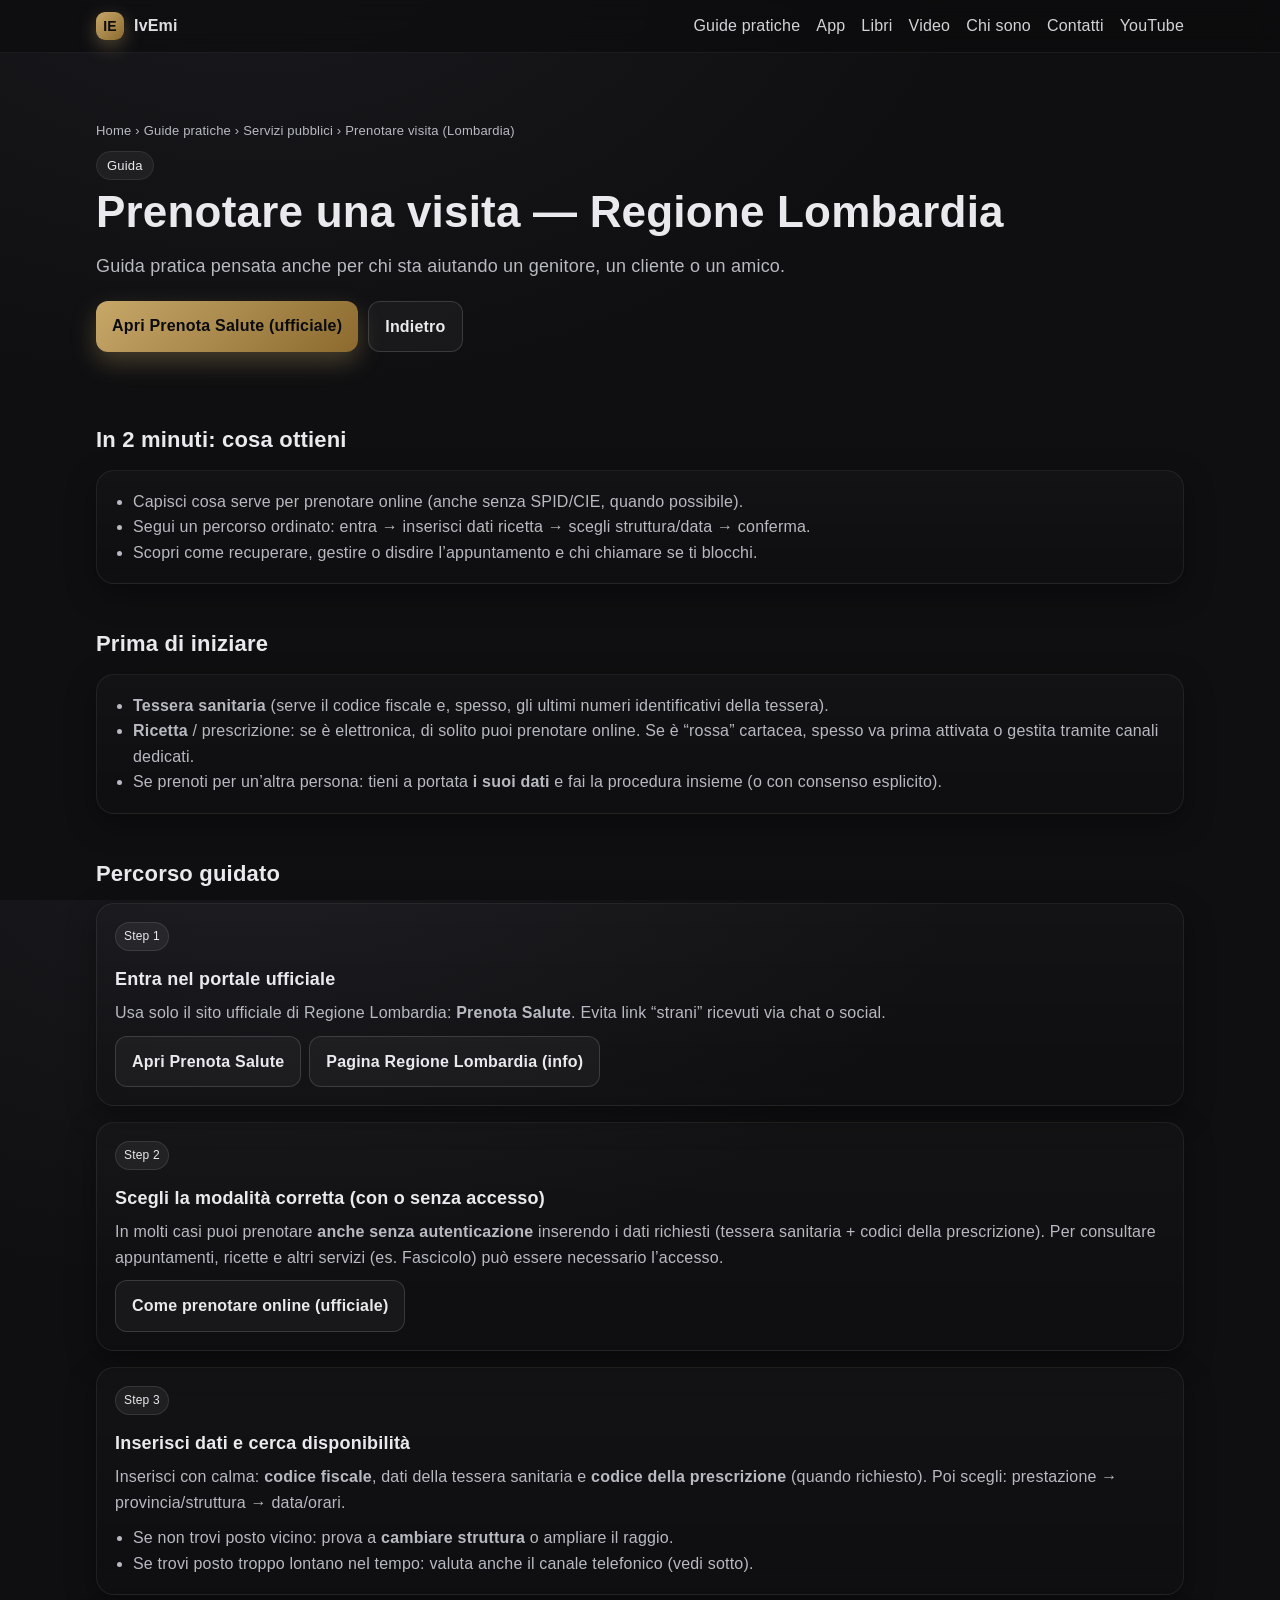
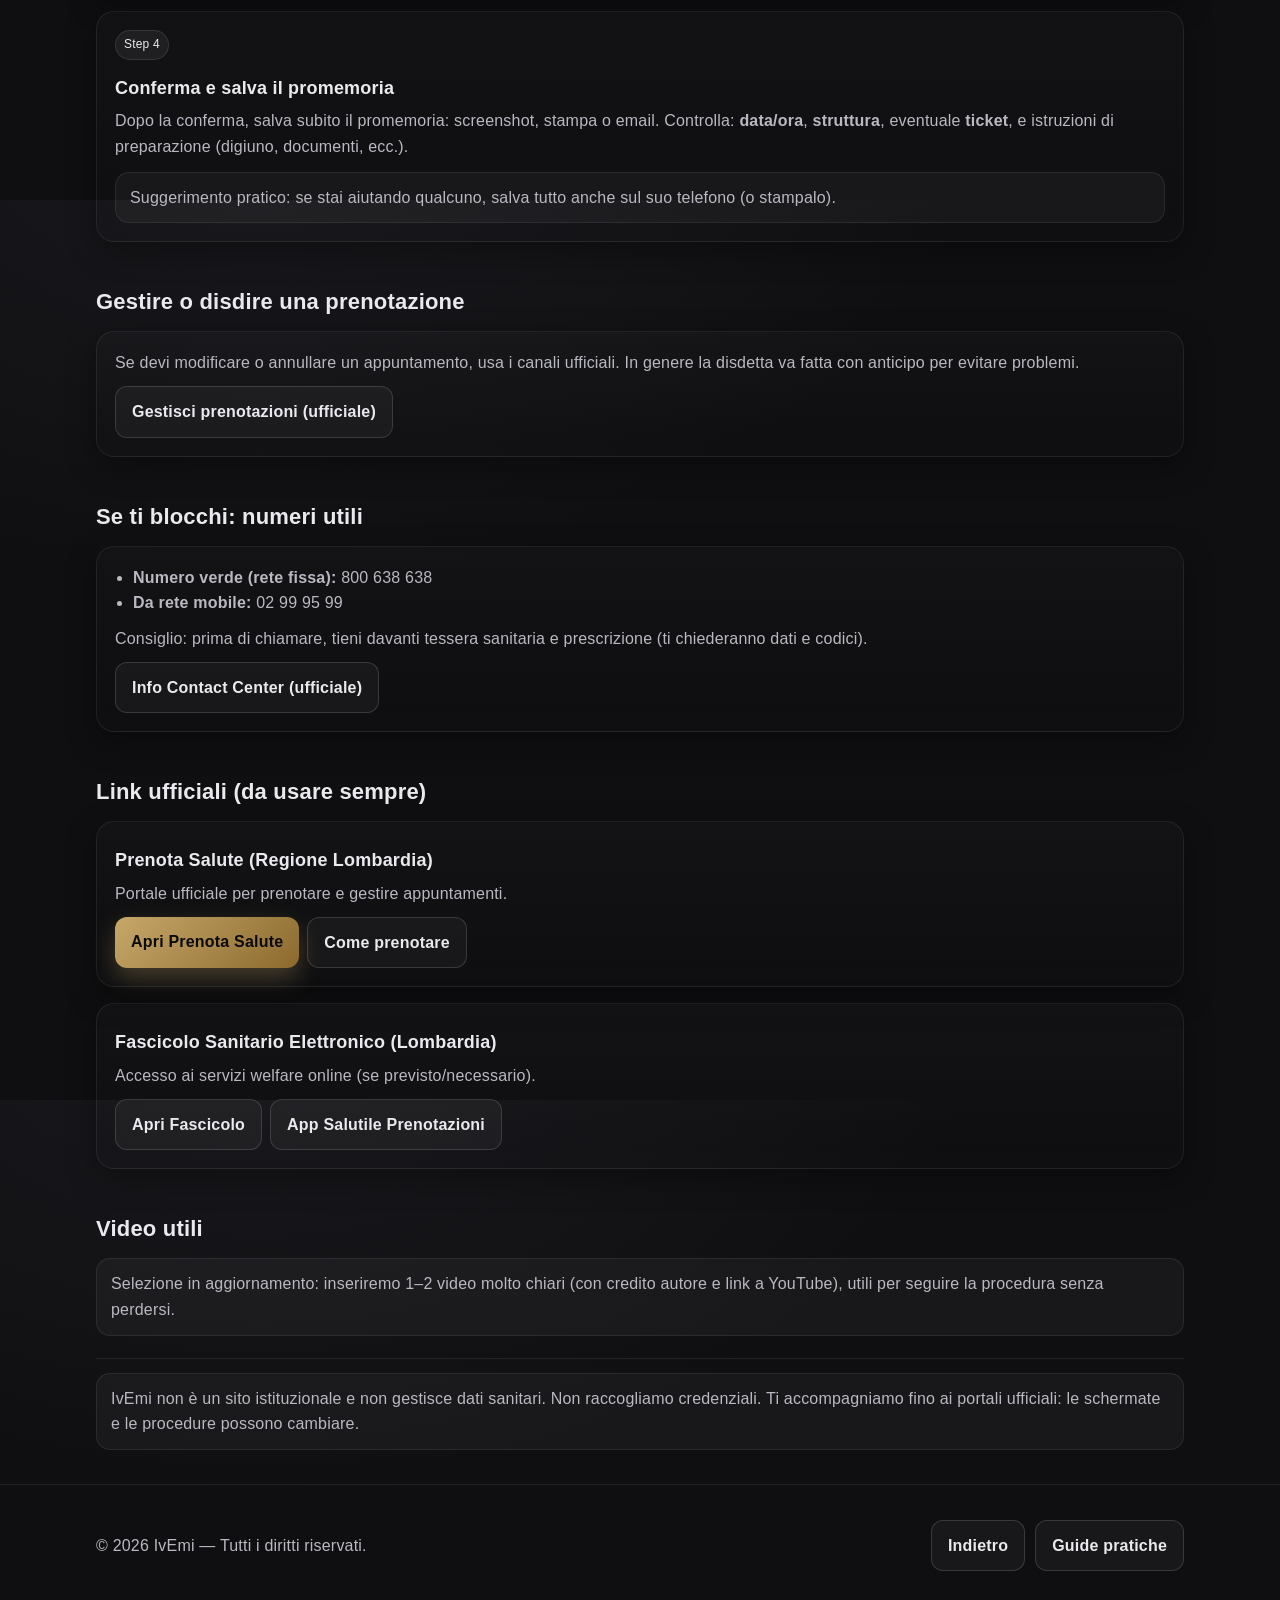
<file: assistenza/servizi-pubblici/prenotare-visita-lombardia/index.html>
<!doctype html>
<html lang="it">
<head>
  <meta charset="utf-8" />
  <meta name="viewport" content="width=device-width, initial-scale=1" />
  <title>Guida pratica: prenotare una visita — Regione Lombardia</title>
  <meta name="description" content="Guida pratica per prenotare una visita o un esame sul portale ufficiale Prenota Salute di Regione Lombardia (utile anche se stai aiutando qualcun altro)." />
  <meta name="robots" content="index,follow" />
  <link rel="canonical" href="https://ivemi.it/assistenza/servizi-pubblici/prenotare-visita-lombardia/" />

  <meta property="og:type" content="website" />
  <meta property="og:title" content="Guida pratica: prenotare una visita — Regione Lombardia" />
  <meta property="og:description" content="Passo per passo: cosa serve, come prenotare online, come gestire/disdire l’appuntamento e a chi chiamare se ti blocchi." />
  <meta property="og:url" content="https://ivemi.it/assistenza/servizi-pubblici/prenotare-visita-lombardia/" />
  <meta property="og:image" content="/images/og-cover.jpg" />

  <link rel="stylesheet" href="/assets/site.css" />
</head>

<body>
<header>
  <div class="nav">
    <div class="brand"><div class="brand-badge">IE</div><a href="/">IvEmi</a></div>
    <nav>
      <button class="menu-btn" aria-label="Apri menu" onclick="document.getElementById('navLinks').classList.toggle('open')">☰ Menu</button>
      <ul id="navLinks">
        <li><a href="/assistenza/">Guide pratiche</a></li>
        <li><a href="/#apps">App</a></li>
        <li><a href="/#books">Libri</a></li>
        <li><a href="/#videos">Video</a></li>
        <li><a href="/#about">Chi sono</a></li>
        <li><a href="/#contact">Contatti</a></li>
        <li><a href="https://youtube.com/@emibaresi?si=-dRrx2M6Ek-qvJw4" target="_blank" rel="noopener">YouTube</a></li>
      </ul>
    </nav>
  </div>
</header>

<main class="container">
  <section class="hero">
    <div class="breadcrumb">
      <a href="/">Home</a> ›
      <a href="/assistenza/">Guide pratiche</a> ›
      <a href="/assistenza/servizi-pubblici/">Servizi pubblici</a> ›
      Prenotare visita (Lombardia)
    </div>

    <span class="tag">Guida</span>
    <h1>Prenotare una visita — Regione Lombardia</h1>
    <p class="section-sub">Guida pratica pensata anche per chi sta aiutando un genitore, un cliente o un amico.</p>

    <div class="cta-row">
      <a class="btn primary" href="https://prenotasalute.regione.lombardia.it/" target="_blank" rel="noopener">Apri Prenota Salute (ufficiale)</a>
      <a class="btn" href="/assistenza/servizi-pubblici/">Indietro</a>
    </div>
  </section>

  <section aria-labelledby="quick-title">
    <h2 id="quick-title" class="section-title">In 2 minuti: cosa ottieni</h2>
    <div class="card wide">
      <ul class="list">
        <li>Capisci cosa serve per prenotare online (anche senza SPID/CIE, quando possibile).</li>
        <li>Segui un percorso ordinato: entra → inserisci dati ricetta → scegli struttura/data → conferma.</li>
        <li>Scopri come recuperare, gestire o disdire l’appuntamento e chi chiamare se ti blocchi.</li>
      </ul>
    </div>
  </section>

  <section aria-labelledby="before-title">
    <h2 id="before-title" class="section-title">Prima di iniziare</h2>
    <div class="card wide">
      <ul class="list">
        <li><strong>Tessera sanitaria</strong> (serve il codice fiscale e, spesso, gli ultimi numeri identificativi della tessera).</li>
        <li><strong>Ricetta</strong> / prescrizione: se è elettronica, di solito puoi prenotare online. Se è “rossa” cartacea, spesso va prima attivata o gestita tramite canali dedicati.</li>
        <li>Se prenoti per un’altra persona: tieni a portata <strong>i suoi dati</strong> e fai la procedura insieme (o con consenso esplicito).</li>
      </ul>
    </div>
  </section>

  <section aria-labelledby="steps-title">
    <h2 id="steps-title" class="section-title">Percorso guidato</h2>

    <div class="grid">
      <article class="card wide">
        <span class="badge">Step 1</span>
        <h3>Entra nel portale ufficiale</h3>
        <p>
          Usa solo il sito ufficiale di Regione Lombardia: <strong>Prenota Salute</strong>.
          Evita link “strani” ricevuti via chat o social.
        </p>
        <div class="links">
          <a class="btn" href="https://prenotasalute.regione.lombardia.it/" target="_blank" rel="noopener">Apri Prenota Salute</a>
          <a class="btn" href="https://www.regione.lombardia.it/wps/portal/istituzionale/HP/conosci-la-tua-sanita/prenota-online" target="_blank" rel="noopener">Pagina Regione Lombardia (info)</a>
        </div>
      </article>

      <article class="card wide">
        <span class="badge">Step 2</span>
        <h3>Scegli la modalità corretta (con o senza accesso)</h3>
        <p>
          In molti casi puoi prenotare <strong>anche senza autenticazione</strong> inserendo i dati richiesti (tessera sanitaria + codici della prescrizione).
          Per consultare appuntamenti, ricette e altri servizi (es. Fascicolo) può essere necessario l’accesso.
        </p>
        <div class="links">
          <a class="btn" href="https://prenotasalute.regione.lombardia.it/sito/Menu-principale/Come-prenotare/Online" target="_blank" rel="noopener">Come prenotare online (ufficiale)</a>
        </div>
      </article>

      <article class="card wide">
        <span class="badge">Step 3</span>
        <h3>Inserisci dati e cerca disponibilità</h3>
        <p>
          Inserisci con calma: <strong>codice fiscale</strong>, dati della tessera sanitaria e <strong>codice della prescrizione</strong> (quando richiesto).
          Poi scegli: prestazione → provincia/struttura → data/orari.
        </p>
        <ul class="list" style="margin-top:10px">
          <li>Se non trovi posto vicino: prova a <strong>cambiare struttura</strong> o ampliare il raggio.</li>
          <li>Se trovi posto troppo lontano nel tempo: valuta anche il canale telefonico (vedi sotto).</li>
        </ul>
      </article>

      <article class="card wide">
        <span class="badge">Step 4</span>
        <h3>Conferma e salva il promemoria</h3>
        <p>
          Dopo la conferma, salva subito il promemoria: screenshot, stampa o email.
          Controlla: <strong>data/ora</strong>, <strong>struttura</strong>, eventuale <strong>ticket</strong>, e istruzioni di preparazione (digiuno, documenti, ecc.).
        </p>
        <div class="note" style="margin-top:12px">
          <p style="margin:0">
            Suggerimento pratico: se stai aiutando qualcuno, salva tutto anche sul suo telefono (o stampalo).
          </p>
        </div>
      </article>
    </div>
  </section>

  <section aria-labelledby="manage-title">
    <h2 id="manage-title" class="section-title">Gestire o disdire una prenotazione</h2>
    <div class="card wide">
      <p class="section-sub" style="margin-top:0">
        Se devi modificare o annullare un appuntamento, usa i canali ufficiali. In genere la disdetta va fatta con anticipo per evitare problemi.
      </p>
      <div class="links">
        <a class="btn" href="https://prenotasalute.regione.lombardia.it/sito/Menu-principale/Gestisci-prenotazioni" target="_blank" rel="noopener">Gestisci prenotazioni (ufficiale)</a>
      </div>
    </div>
  </section>

  <section aria-labelledby="help-title">
    <h2 id="help-title" class="section-title">Se ti blocchi: numeri utili</h2>
    <div class="card wide">
      <ul class="list">
        <li><strong>Numero verde (rete fissa):</strong> 800 638 638</li>
        <li><strong>Da rete mobile:</strong> 02 99 95 99</li>
      </ul>
      <p class="section-sub" style="margin-top:10px">
        Consiglio: prima di chiamare, tieni davanti tessera sanitaria e prescrizione (ti chiederanno dati e codici).
      </p>
      <div class="links">
        <a class="btn" href="https://prenotasalute.regione.lombardia.it/sito/Menu-principale/Come-prenotare/Contact-Center-numero-verde-800.638.638" target="_blank" rel="noopener">Info Contact Center (ufficiale)</a>
      </div>
    </div>
  </section>

  <section aria-labelledby="official-title">
    <h2 id="official-title" class="section-title">Link ufficiali (da usare sempre)</h2>
    <div class="grid">
      <article class="card wide">
        <h3>Prenota Salute (Regione Lombardia)</h3>
        <p>Portale ufficiale per prenotare e gestire appuntamenti.</p>
        <div class="links">
          <a class="btn primary" href="https://prenotasalute.regione.lombardia.it/" target="_blank" rel="noopener">Apri Prenota Salute</a>
          <a class="btn" href="https://prenotasalute.regione.lombardia.it/sito/Menu-principale/Come-prenotare" target="_blank" rel="noopener">Come prenotare</a>
        </div>
      </article>

      <article class="card wide">
        <h3>Fascicolo Sanitario Elettronico (Lombardia)</h3>
        <p>Accesso ai servizi welfare online (se previsto/necessario).</p>
        <div class="links">
          <a class="btn" href="https://www.fascicolosanitario.regione.lombardia.it/" target="_blank" rel="noopener">Apri Fascicolo</a>
          <a class="btn" href="https://www.fascicolosanitario.regione.lombardia.it/app-salutile-prenotazioni" target="_blank" rel="noopener">App Salutile Prenotazioni</a>
        </div>
      </article>
    </div>
  </section>

  <section aria-labelledby="videos-title">
    <h2 id="videos-title" class="section-title">Video utili</h2>
    <div class="note">
      <p style="margin:0">
        Selezione in aggiornamento: inseriremo 1–2 video molto chiari (con credito autore e link a YouTube), utili per seguire la procedura senza perdersi.
      </p>
    </div>
  </section>

  <hr class="hr" />
  <div class="note">
    <p style="margin:0">
      IvEmi non è un sito istituzionale e non gestisce dati sanitari. Non raccogliamo credenziali.
      Ti accompagniamo fino ai portali ufficiali: le schermate e le procedure possono cambiare.
    </p>
  </div>
</main>

<footer>
  <div class="container">
    <div style="display:flex;align-items:center;gap:10px;justify-content:space-between;flex-wrap:wrap">
      <p>© <span id="year"></span> IvEmi — Tutti i diritti riservati.</p>
      <div class="cta-row" style="margin:0">
        <a class="btn" href="/assistenza/servizi-pubblici/">Indietro</a>
        <a class="btn" href="/assistenza/">Guide pratiche</a>
      </div>
    </div>
  </div>
</footer>

<script>
  document.getElementById('year').textContent = new Date().getFullYear();
  if (location.hostname === 'www.ivemi.it') {
    location.replace('https://ivemi.it' + location.pathname + location.search + location.hash);
  }
</script>
</body>
</html>
</file>
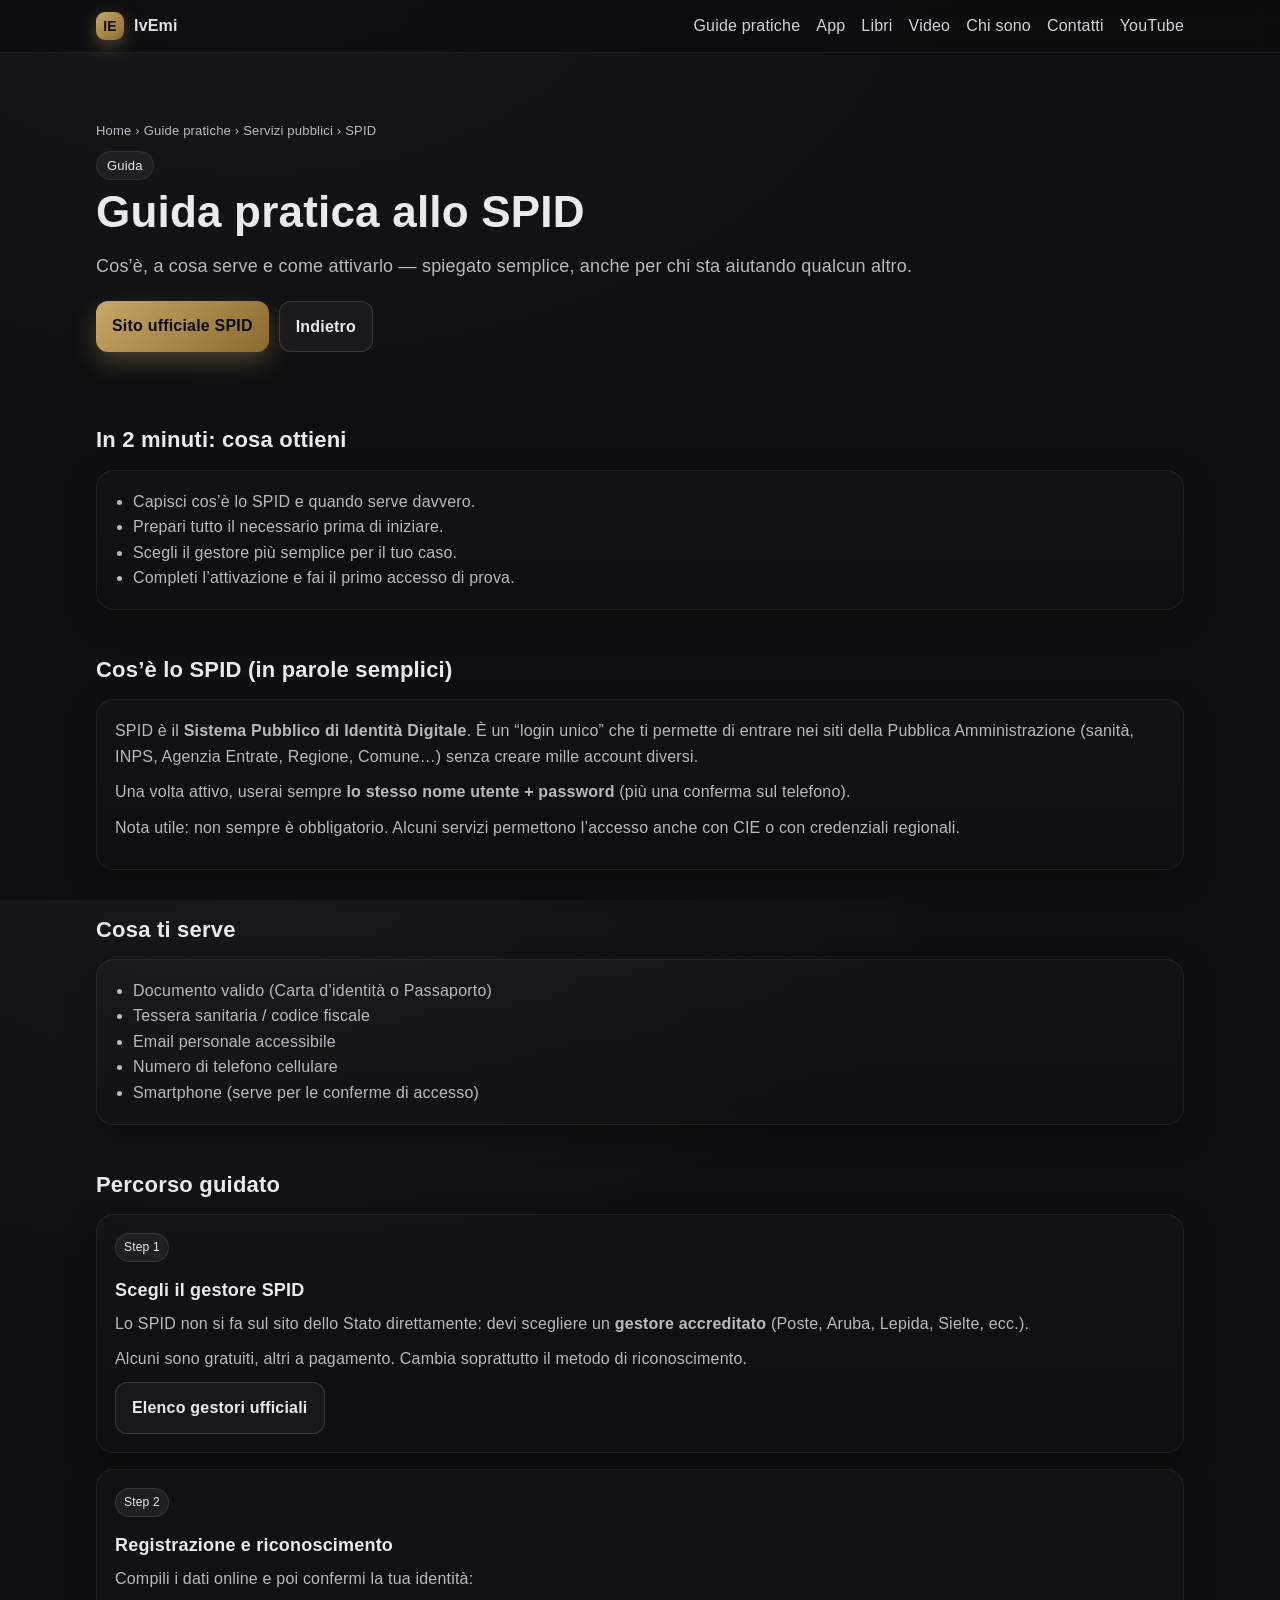
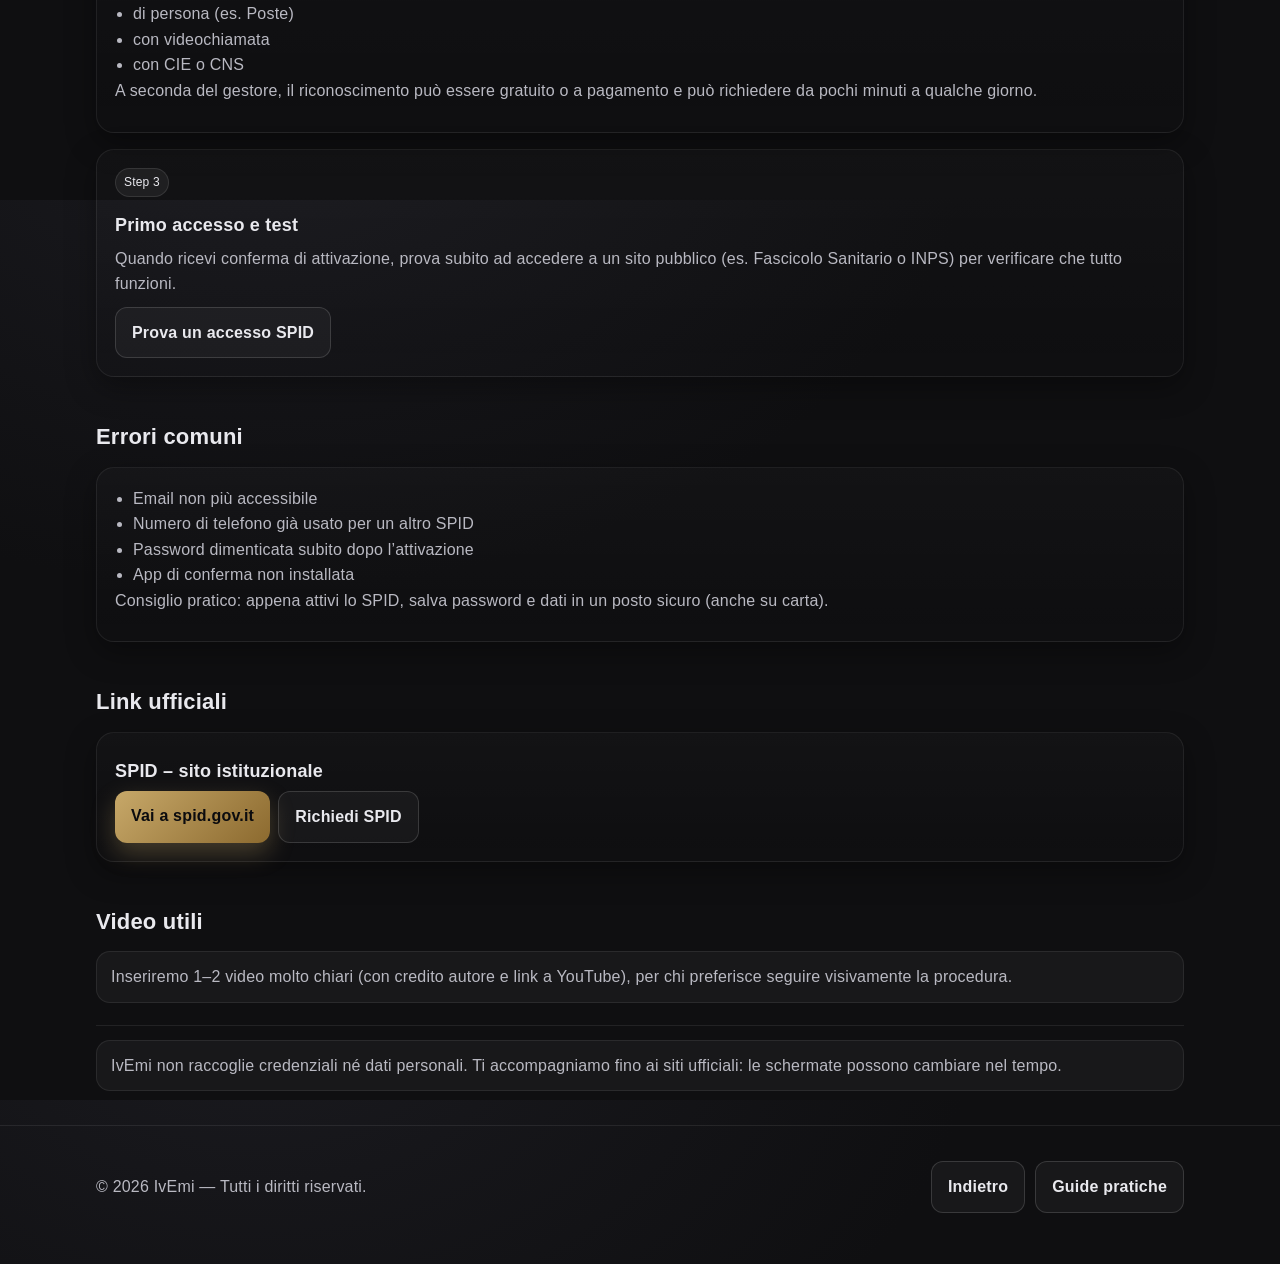
<file: assistenza/servizi-pubblici/spid/index.html>
<!doctype html>  
<html lang="it">  
<head>  
  <meta charset="utf-8" />  
  <meta name="viewport" content="width=device-width, initial-scale=1" />  
  <title>Guida pratica allo SPID — IvEmi</title>  
  <meta name="description" content="Guida pratica allo SPID: cos’è, a cosa serve e come attivarlo passo per passo. Utile anche se stai aiutando un genitore, un cliente o un amico." />  
  <meta name="robots" content="index,follow" />  
  <link rel="canonical" href="https://ivemi.it/assistenza/servizi-pubblici/spid/" />  
  
  <meta property="og:type" content="website" />  
  <meta property="og:title" content="Guida pratica allo SPID — IvEmi" />  
  <meta property="og:description" content="Spiegazione semplice: requisiti, scelta del gestore, attivazione e primo accesso." />  
  <meta property="og:url" content="https://ivemi.it/assistenza/servizi-pubblici/spid/" />  
  <meta property="og:image" content="/images/og-cover.jpg" />  
  
  <link rel="stylesheet" href="/assets/site.css" />  

  <!-- Cloudflare Web Analytics -->
  <script defer src="https://static.cloudflareinsights.com/beacon.min.js" data-cf-beacon='{"token":"9a0f47da96934f1984496ec485fa2b48"}'></script>
  <!-- End Cloudflare Web Analytics -->
</head>  
  
<body>  
<header>  
  <div class="nav">  
    <div class="brand"><div class="brand-badge">IE</div><a href="/">IvEmi</a></div>  
    <nav>  
      <button class="menu-btn" aria-label="Apri menu" onclick="document.getElementById('navLinks').classList.toggle('open')">☰ Menu</button>  
      <ul id="navLinks">  
        <li><a href="/assistenza/">Guide pratiche</a></li>  
        <li><a href="/#apps">App</a></li>  
        <li><a href="/#books">Libri</a></li>  
        <li><a href="/#videos">Video</a></li>  
        <li><a href="/#about">Chi sono</a></li>  
        <li><a href="/#contact">Contatti</a></li>  
        <li><a href="https://youtube.com/@emibaresi?si=-dRrx2M6Ek-qvJw4" target="_blank" rel="noopener">YouTube</a></li>  
      </ul>  
    </nav>  
  </div>  
</header>  
  
<main class="container">  
  <section class="hero">  
    <div class="breadcrumb">  
      <a href="/">Home</a> ›  
      <a href="/assistenza/">Guide pratiche</a> ›  
      <a href="/assistenza/servizi-pubblici/">Servizi pubblici</a> ›  
      SPID  
    </div>  
  
    <span class="tag">Guida</span>  
    <h1>Guida pratica allo SPID</h1>  
    <p class="section-sub">Cos’è, a cosa serve e come attivarlo — spiegato semplice, anche per chi sta aiutando qualcun altro.</p>  
  
    <div class="cta-row">  
      <a class="btn primary" href="https://www.spid.gov.it/" target="_blank" rel="noopener" referrerpolicy="strict-origin-when-cross-origin">Sito ufficiale SPID</a>  
      <a class="btn" href="/assistenza/servizi-pubblici/">Indietro</a>  
    </div>  
  </section>  
  
  <section aria-labelledby="quick-title">  
    <h2 id="quick-title" class="section-title">In 2 minuti: cosa ottieni</h2>  
    <div class="card wide">  
      <ul class="list">  
        <li>Capisci cos’è lo SPID e quando serve davvero.</li>  
        <li>Prepari tutto il necessario prima di iniziare.</li>  
        <li>Scegli il gestore più semplice per il tuo caso.</li>  
        <li>Completi l’attivazione e fai il primo accesso di prova.</li>  
      </ul>  
    </div>  
  </section>  
  
  <section aria-labelledby="what-title">  
    <h2 id="what-title" class="section-title">Cos’è lo SPID (in parole semplici)</h2>  
    <div class="card wide">  
      <p>  
        SPID è il <strong>Sistema Pubblico di Identità Digitale</strong>.  
        È un “login unico” che ti permette di entrare nei siti della Pubblica Amministrazione  
        (sanità, INPS, Agenzia Entrate, Regione, Comune…) senza creare mille account diversi.  
      </p>  
      <p class="section-sub">  
        Una volta attivo, userai sempre <strong>lo stesso nome utente + password</strong> (più una conferma sul telefono).  
      </p>  
      <p class="section-sub">  
        Nota utile: non sempre è obbligatorio. Alcuni servizi permettono l’accesso anche con CIE  
        o con credenziali regionali.  
      </p>  
    </div>  
  </section>  
  
  <section aria-labelledby="need-title">  
    <h2 id="need-title" class="section-title">Cosa ti serve</h2>  
    <div class="card wide">  
      <ul class="list">  
        <li>Documento valido (Carta d’identità o Passaporto)</li>  
        <li>Tessera sanitaria / codice fiscale</li>  
        <li>Email personale accessibile</li>  
        <li>Numero di telefono cellulare</li>  
        <li>Smartphone (serve per le conferme di accesso)</li>  
      </ul>  
    </div>  
  </section>  
  
  <section aria-labelledby="steps-title">  
    <h2 id="steps-title" class="section-title">Percorso guidato</h2>  
  
    <div class="grid">  
      <article class="card wide">  
        <span class="badge">Step 1</span>  
        <h3>Scegli il gestore SPID</h3>  
        <p>  
          Lo SPID non si fa sul sito dello Stato direttamente: devi scegliere un <strong>gestore accreditato</strong>  
          (Poste, Aruba, Lepida, Sielte, ecc.).  
        </p>  
        <p class="section-sub">  
          Alcuni sono gratuiti, altri a pagamento. Cambia soprattutto il metodo di riconoscimento.  
        </p>  
        <div class="links">  
          <a class="btn" href="https://www.spid.gov.it/richiedi-spid/" target="_blank" rel="noopener" referrerpolicy="strict-origin-when-cross-origin">Elenco gestori ufficiali</a>  
        </div>  
      </article>  
  
      <article class="card wide">  
        <span class="badge">Step 2</span>  
        <h3>Registrazione e riconoscimento</h3>  
        <p>  
          Compili i dati online e poi confermi la tua identità:  
        </p>  
        <ul class="list">  
          <li>di persona (es. Poste)</li>  
          <li>con videochiamata</li>  
          <li>con CIE o CNS</li>  
        </ul>  
        <p class="section-sub">  
          A seconda del gestore, il riconoscimento può essere gratuito o a pagamento  
          e può richiedere da pochi minuti a qualche giorno.  
        </p>  
      </article>  
  
      <article class="card wide">  
        <span class="badge">Step 3</span>  
        <h3>Primo accesso e test</h3>  
        <p>  
          Quando ricevi conferma di attivazione, prova subito ad accedere a un sito pubblico  
          (es. Fascicolo Sanitario o INPS) per verificare che tutto funzioni.  
        </p>  
        <div class="links">  
          <a class="btn" href="https://www.spid.gov.it/entra-con-spid/" target="_blank" rel="noopener" referrerpolicy="strict-origin-when-cross-origin">Prova un accesso SPID</a>  
        </div>  
      </article>  
    </div>  
  </section>  
  
  <section aria-labelledby="errors-title">  
    <h2 id="errors-title" class="section-title">Errori comuni</h2>  
    <div class="card wide">  
      <ul class="list">  
        <li>Email non più accessibile</li>  
        <li>Numero di telefono già usato per un altro SPID</li>  
        <li>Password dimenticata subito dopo l’attivazione</li>  
        <li>App di conferma non installata</li>  
      </ul>  
      <p class="section-sub">  
        Consiglio pratico: appena attivi lo SPID, salva password e dati in un posto sicuro (anche su carta).  
      </p>  
    </div>  
  </section>  
  
  <section aria-labelledby="official-title">  
    <h2 id="official-title" class="section-title">Link ufficiali</h2>  
    <div class="grid">  
      <article class="card wide">  
        <h3>SPID – sito istituzionale</h3>  
        <div class="links">  
          <a class="btn primary" href="https://www.spid.gov.it/" target="_blank" rel="noopener" referrerpolicy="strict-origin-when-cross-origin">Vai a spid.gov.it</a>  
          <a class="btn" href="https://www.spid.gov.it/richiedi-spid/" target="_blank" rel="noopener" referrerpolicy="strict-origin-when-cross-origin">Richiedi SPID</a>  
        </div>  
      </article>  
    </div>  
  </section>  
  
  <section aria-labelledby="videos-title">  
    <h2 id="videos-title" class="section-title">Video utili</h2>  
    <div class="note">  
      <p style="margin:0">  
        Inseriremo 1–2 video molto chiari (con credito autore e link a YouTube), per chi preferisce seguire visivamente la procedura.  
      </p>  
    </div>  
  </section>  
  
  <hr class="hr" />  
  <div class="note">  
    <p style="margin:0">  
      IvEmi non raccoglie credenziali né dati personali.  
      Ti accompagniamo fino ai siti ufficiali: le schermate possono cambiare nel tempo.  
    </p>  
  </div>  
</main>  
  
<footer>  
  <div class="container">  
    <div style="display:flex;align-items:center;gap:10px;justify-content:space-between;flex-wrap:wrap">  
      <p>© <span id="year"></span> IvEmi — Tutti i diritti riservati.</p>  
      <div class="cta-row" style="margin:0">  
        <a class="btn" href="/assistenza/servizi-pubblici/">Indietro</a>  
        <a class="btn" href="/assistenza/">Guide pratiche</a>  
      </div>  
    </div>  
  </div>  
</footer>  
  
<script>  
  document.getElementById('year').textContent = new Date().getFullYear();  
  if (location.hostname === 'www.ivemi.it') {  
    location.replace('https://ivemi.it' + location.pathname + location.search + location.hash);  
  }  
</script>  
</body>  
</html>
</file>
<file: assets/site.css>
:root { --bg:#0f0f11; --card:#151519; --text:#e9e9ee; --muted:#b9b9c2; --accent:#c7a869; --accent-2:#8c6a2f; --maxw:1120px; --radius:18px; --shadow:0 10px 30px rgba(0,0,0,.35); }
*{box-sizing:border-box}
html,body{height:100%}
body{margin:0;font-family:ui-sans-serif,-apple-system,Segoe UI,Roboto,Helvetica,Arial,system-ui;background:radial-gradient(1200px 800px at 20% -10%,#1a1a1f,#0f0f11 60%);color:var(--text);line-height:1.6;letter-spacing:.2px}
a{color:var(--accent);text-decoration:none} a:hover{text-decoration:underline}

header{position:sticky;top:0;z-index:20;backdrop-filter:saturate(120%) blur(10px);background:rgba(10,10,12,.6);border-bottom:1px solid rgba(255,255,255,.06)}
.container{margin:0 auto;max-width:var(--maxw);padding:0 16px}
.nav{margin:0 auto;max-width:var(--maxw);padding:12px 16px;display:flex;align-items:center;justify-content:space-between}

.brand{display:flex;align-items:center;gap:10px;font-weight:700}
.brand a{color:var(--text);opacity:.95}
.brand a:hover{opacity:1;text-decoration:none}
.brand-badge{width:28px;height:28px;border-radius:9px;background:linear-gradient(135deg,var(--accent),var(--accent-2));display:grid;place-items:center;color:#0c0c0f;font-weight:800;font-size:14px;box-shadow:0 6px 18px rgba(199,168,105,.35)}

nav ul{list-style:none;display:flex;gap:16px;margin:0;padding:0}
nav a{color:var(--text);opacity:.9}
nav a:hover{opacity:1;text-decoration:none}
.menu-btn{display:none}

.hero{padding:64px 0 36px}
.hero h1{font-size:clamp(28px,5vw,44px);line-height:1.15;margin:10px 0 14px}
.hero p{color:var(--muted);font-size:clamp(16px,2.6vw,18px)}

.tags{display:flex;gap:8px;flex-wrap:wrap;margin-top:16px}
.tag{background:rgba(255,255,255,.05);border:1px solid rgba(255,255,255,.08);color:var(--text);padding:6px 10px;border-radius:999px;font-size:13px}

.cta-row{display:flex;gap:10px;margin-top:20px;flex-wrap:wrap}
.btn{display:inline-block;padding:12px 16px;border-radius:12px;font-weight:600;border:1px solid rgba(255,255,255,.14);background:rgba(255,255,255,.04);color:var(--text)}
.btn.primary{background:linear-gradient(135deg,var(--accent),var(--accent-2));color:#0b0b0e;border:none;box-shadow:0 10px 24px rgba(199,168,105,.3)}
.btn.icon{display:inline-flex;align-items:center;gap:8px}
.btn.icon svg{width:18px;height:18px;flex:0 0 18px}

section{padding:26px 0 8px}
.section-title{font-size:22px;margin:8px 0 12px}
.section-sub{color:var(--muted);margin:0 0 16px}

.grid{display:grid;grid-template-columns:repeat(12,1fr);gap:16px}
.card{grid-column:span 12;background:linear-gradient(180deg,rgba(255,255,255,.02),rgba(255,255,255,.00));border:1px solid rgba(255,255,255,.07);border-radius:var(--radius);padding:18px;box-shadow:var(--shadow)}
.card h3{margin:6px 0 6px;font-size:18px}
.card p{margin:0 0 10px;color:var(--muted)}
.badge{display:inline-block;padding:4px 8px;border-radius:999px;background:rgba(255,255,255,.06);border:1px solid rgba(255,255,255,.1);font-size:12px;margin-bottom:8px}

.placeholder{width:72px;height:72px;border-radius:16px;background:#202028;border:1px solid rgba(255,255,255,.08);display:grid;place-items:center;color:var(--muted);font-size:12px;font-weight:600}
.item{display:flex;gap:14px;align-items:center}
@media (min-width:760px){.card{grid-column:span 6}}
.wide{grid-column:span 12!important}

footer{margin-top:34px;padding:32px 0 48px;color:var(--muted);border-top:1px solid rgba(255,255,255,.08)}

@media (max-width:640px){
  .menu-btn{display:inline-flex;align-items:center;gap:8px;padding:8px 10px;border-radius:10px;border:1px solid rgba(255,255,255,.12);background:rgba(255,255,255,.03);color:var(--text)}
  nav ul{display:none;position:absolute;right:16px;top:54px;background:rgba(15,15,18,.98);padding:10px;border-radius:12px;border:1px solid rgba(255,255,255,.08);box-shadow:var(--shadow)}
  nav ul.open{display:flex;flex-direction:column;gap:8px}
}

/* 🎥 Embed YouTube responsivo */
.yt-embed{aspect-ratio:16/9;width:100%;height:auto;border-radius:var(--radius);box-shadow:var(--shadow)}

/* ▶️ Thumb video */
.thumb{position:relative;display:inline-block;width:72px;height:72px;border-radius:16px;overflow:hidden;border:1px solid rgba(255,255,255,.08);background:#202028}
.thumb img{width:100%;height:100%;object-fit:cover;display:block}
.play-badge{position:absolute;inset:auto;left:50%;top:50%;transform:translate(-50%,-50%);width:36px;height:36px;border-radius:50%;background:rgba(0,0,0,.55);display:grid;place-items:center}
.play-badge svg{width:16px;height:16px;fill:white}
.thumb:focus-visible{outline:2px solid var(--accent);outline-offset:2px}
.links{display:flex;gap:8px;flex-wrap:wrap}

/* Utilità per Assistenza */
.breadcrumb{color:var(--muted);font-size:13px;margin:4px 0 10px}
.breadcrumb a{color:var(--muted);text-decoration:none}
.breadcrumb a:hover{color:var(--text)}
.hr{height:1px;background:rgba(255,255,255,.08);border:0;margin:14px 0}
.list{margin:0;padding-left:18px;color:var(--muted)}
.note{background:rgba(255,255,255,.04);border:1px solid rgba(255,255,255,.08);border-radius:14px;padding:12px 14px;color:var(--muted)}
</file>
